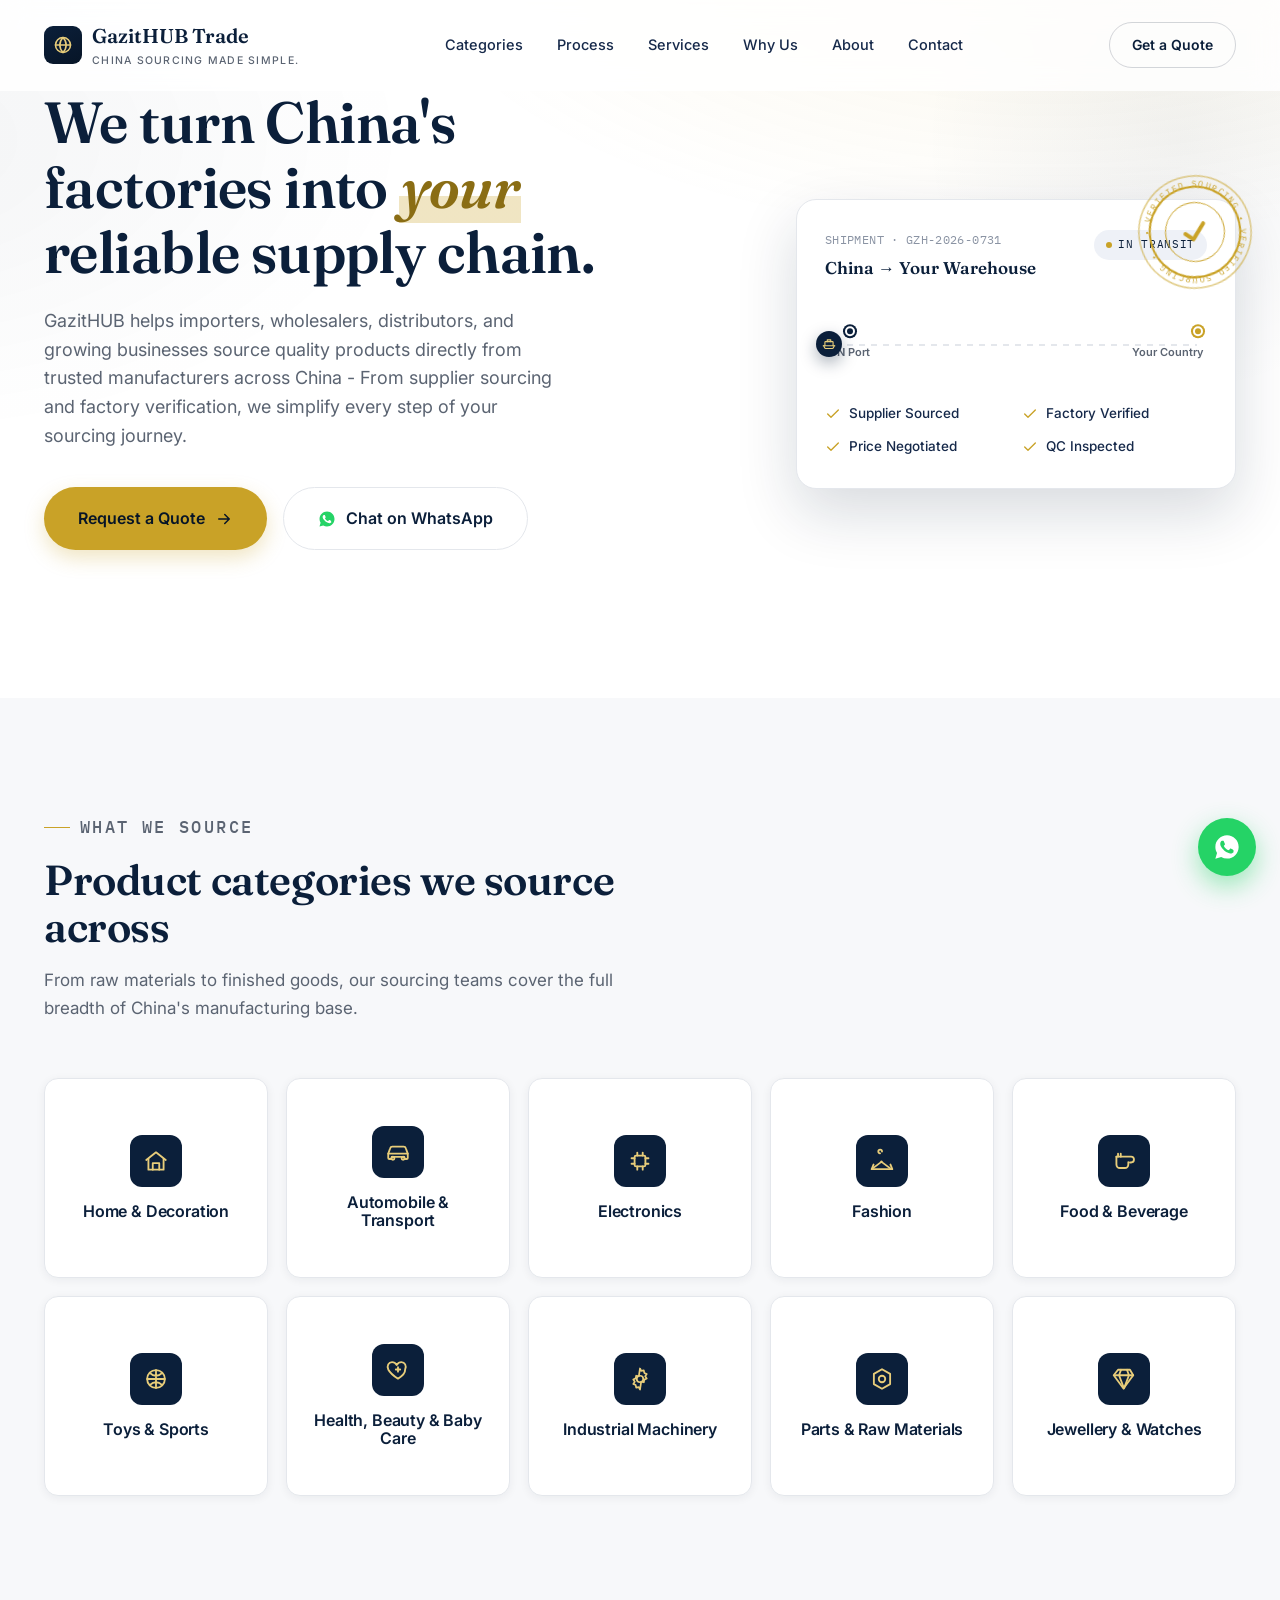
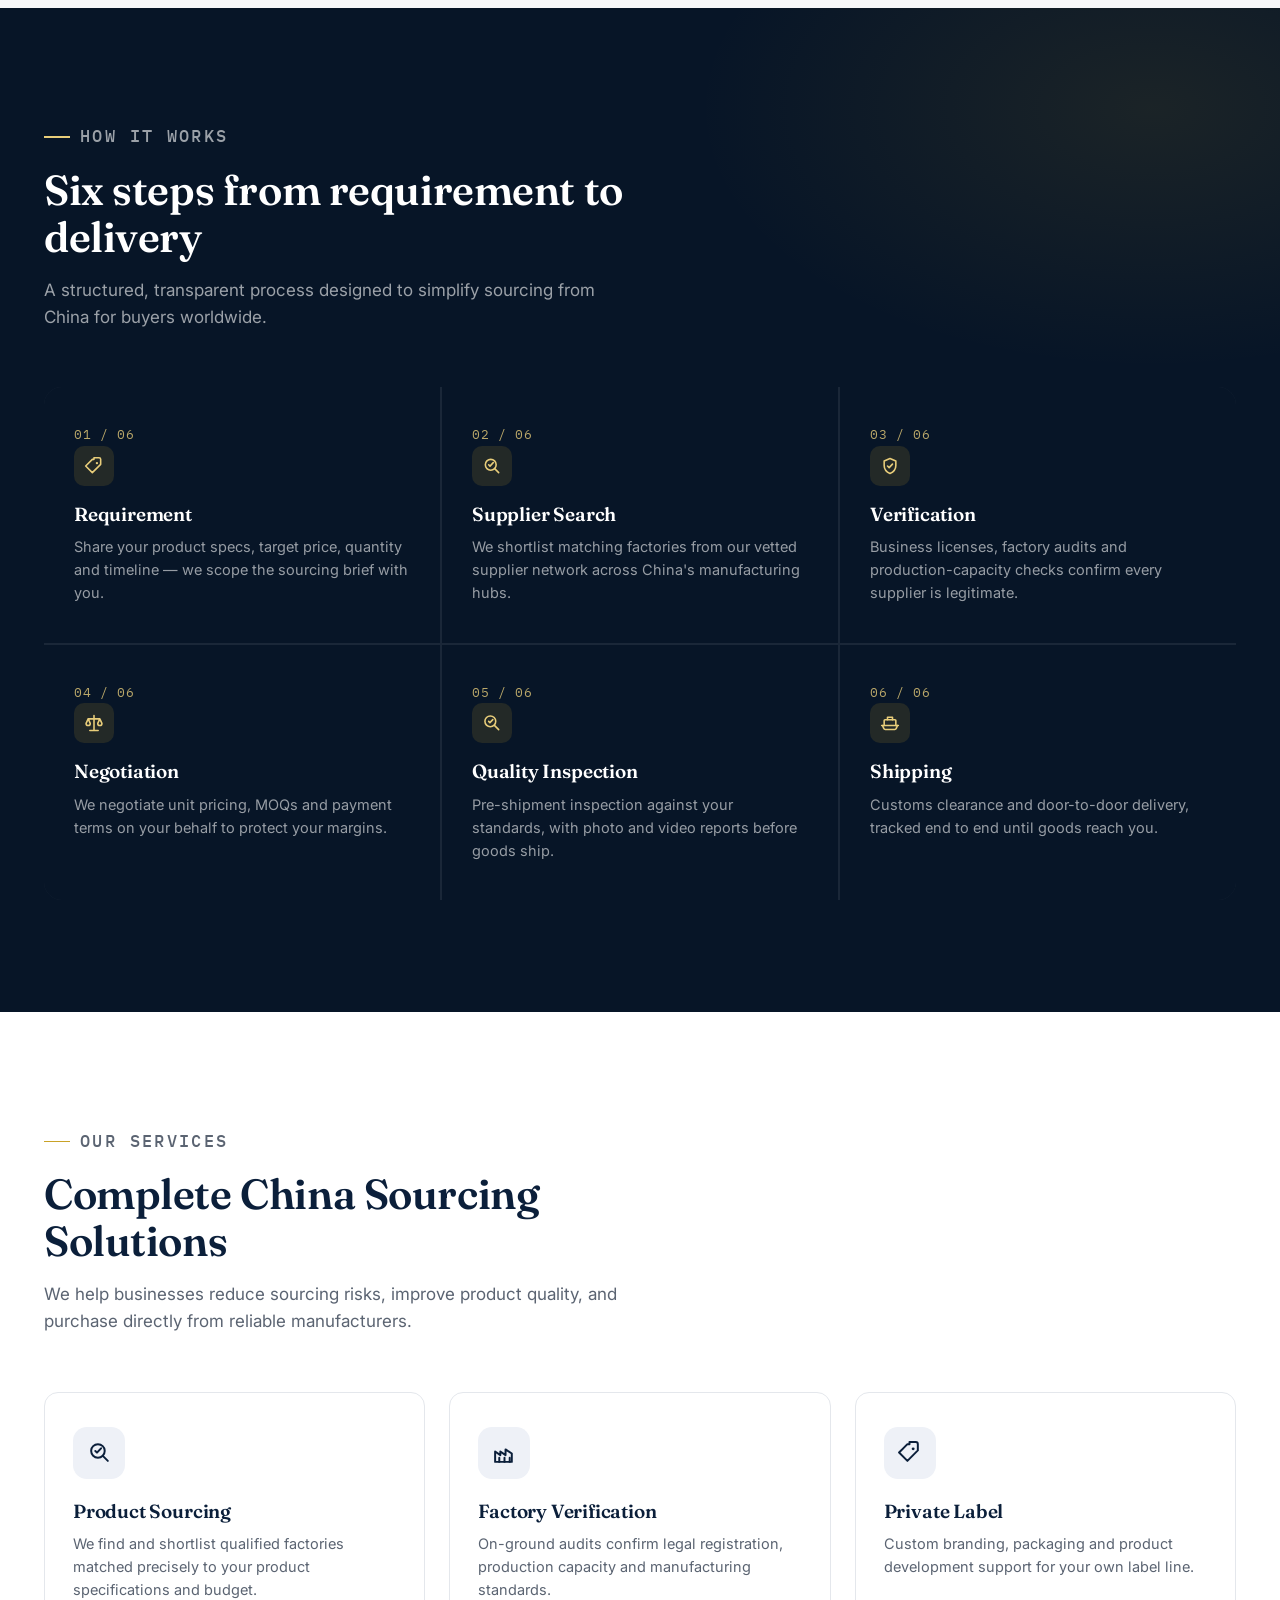
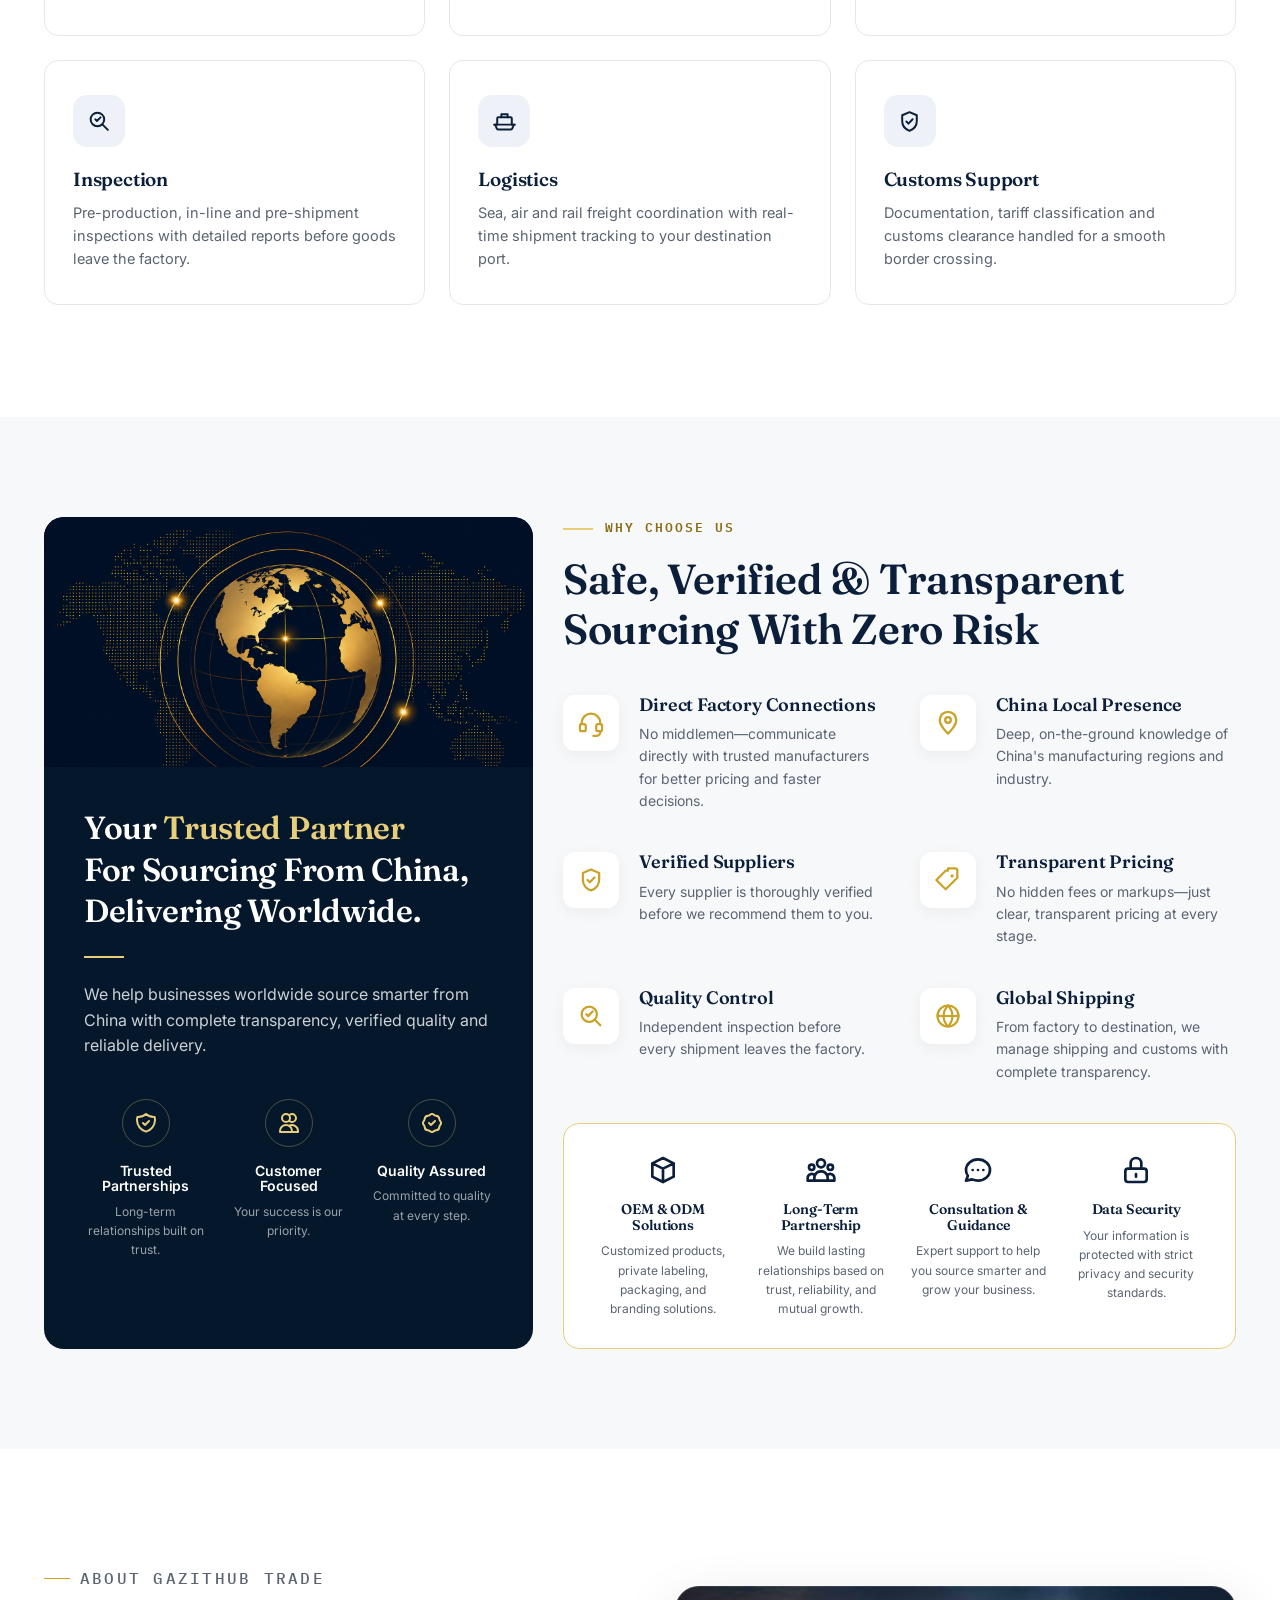
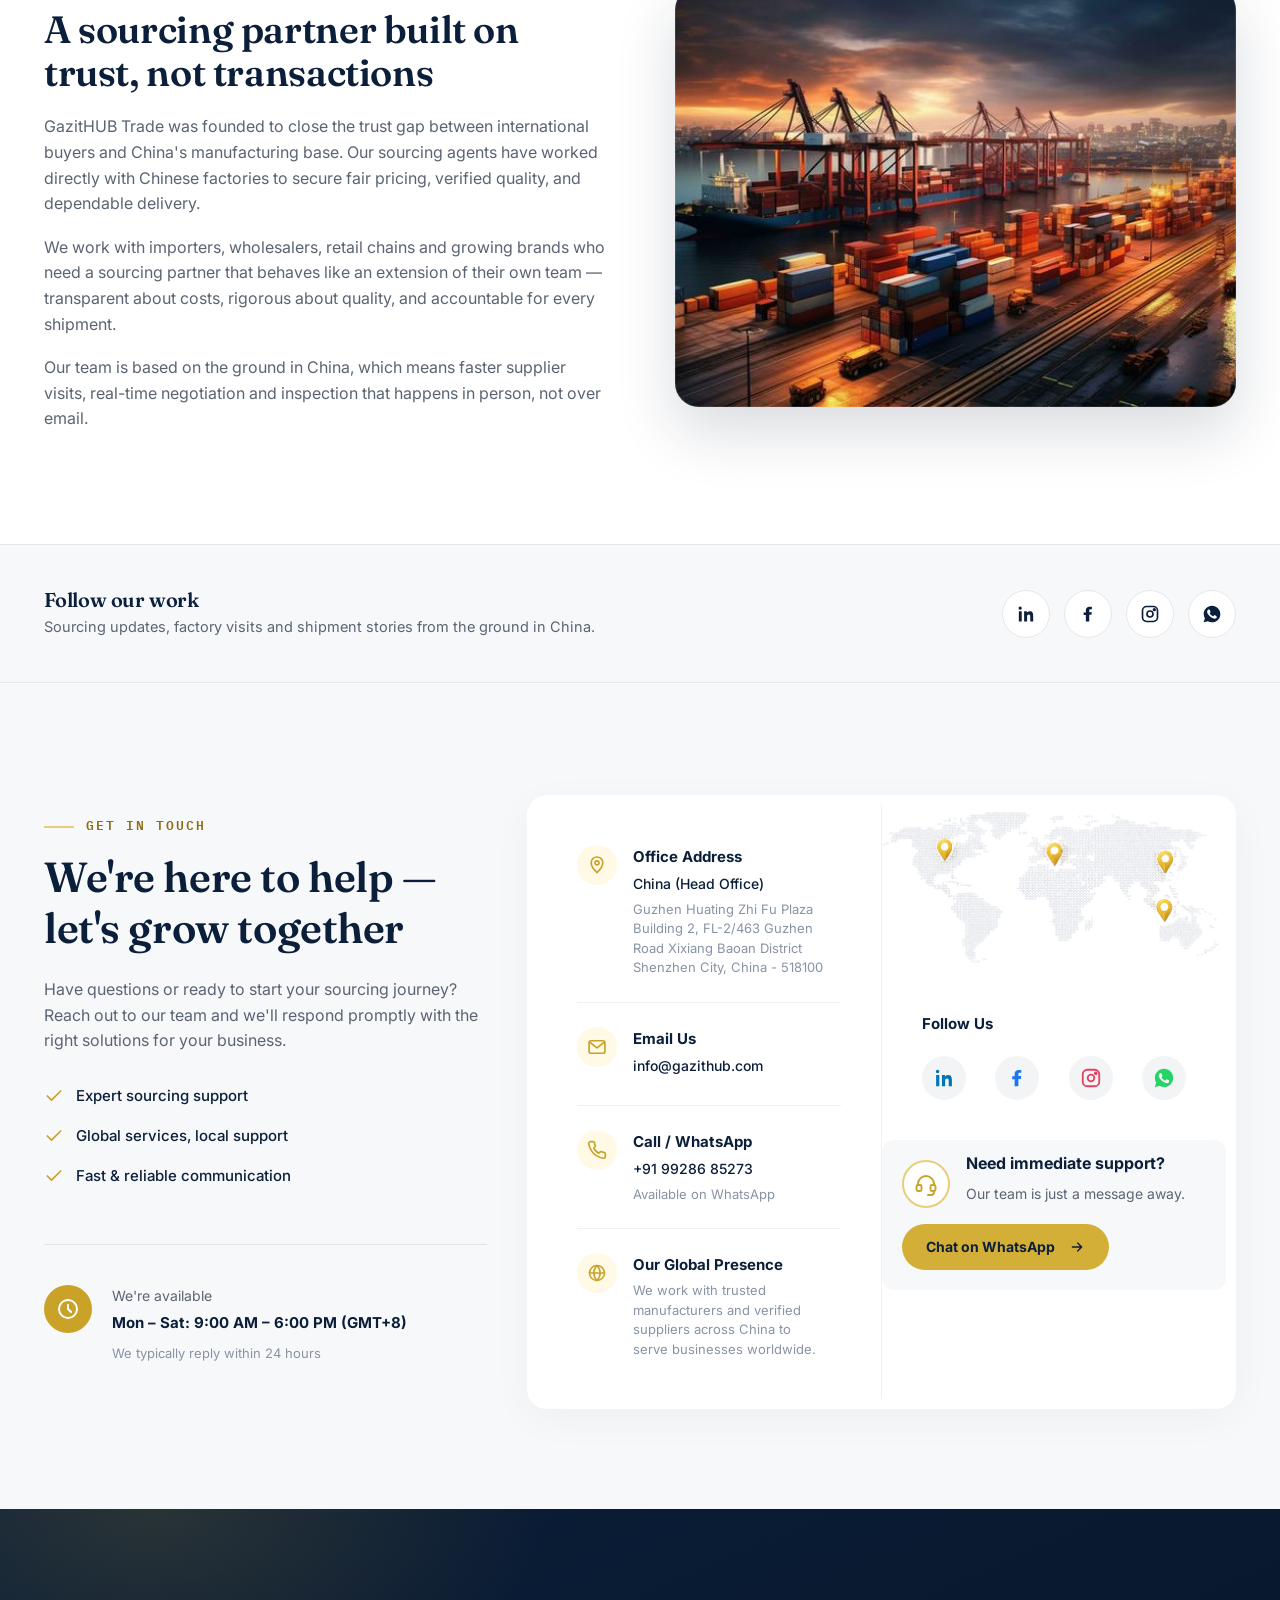
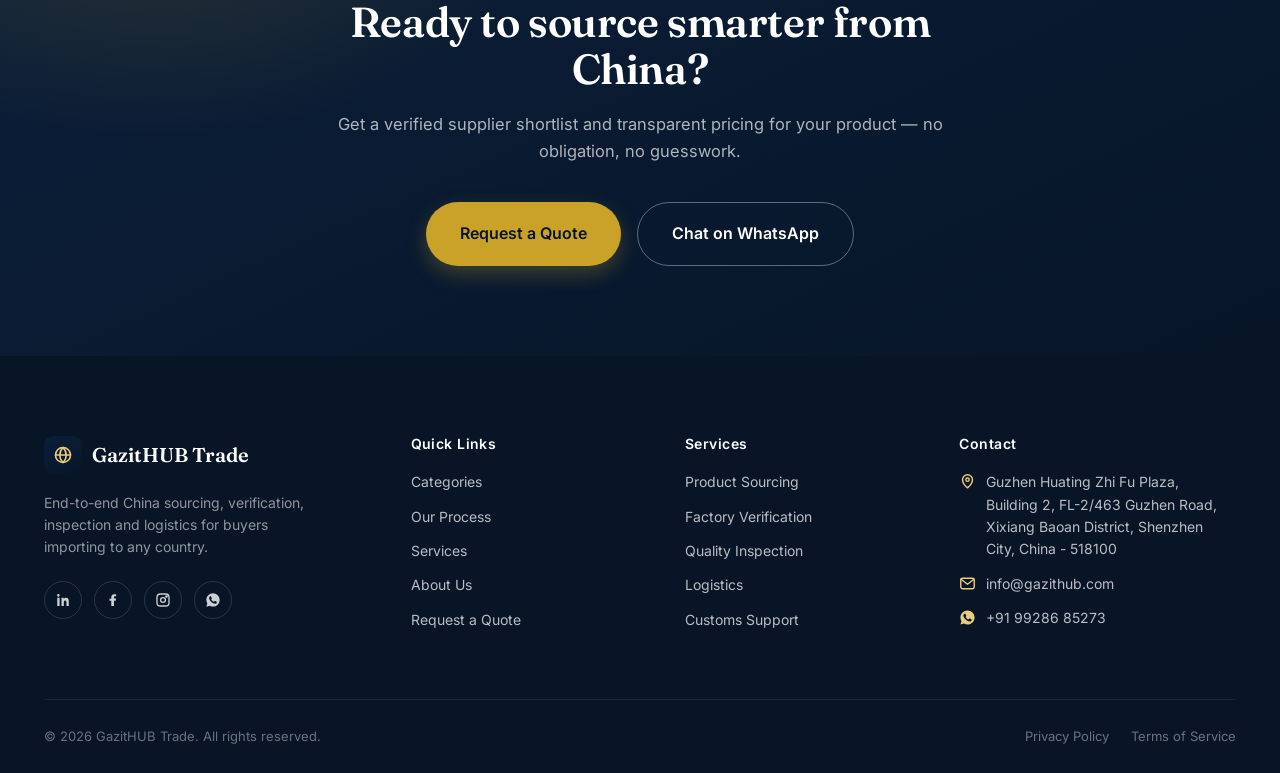
<file: index.html>
<!DOCTYPE html>
<html lang="en">

<head>
  <meta charset="UTF-8">
  <meta name="viewport" content="width=device-width, initial-scale=1.0">
  <title>GazitHUB Trade | China Sourcing, Supplier Verification &amp; Import Solutions</title>
  <meta name="description"
    content="GazitHUB Trade helps international buyers import from China with confidence — supplier verification, price negotiation, quality inspection, shipping and customs support, backed by extensive on-the-ground sourcing experience.">
  <meta name="keywords"
    content="China sourcing agent, import from China, supplier verification, quality inspection China, sourcing company, China trading company, product sourcing agent">
  <meta name="author" content="GazitHUB Trade">
  <meta name="robots" content="index, follow">
  <link rel="canonical" href="https://www.gazithub.com/">

  <!-- Security -->
  <meta http-equiv="X-Content-Type-Options" content="nosniff">
  <meta http-equiv="X-Frame-Options" content="SAMEORIGIN">
  <meta http-equiv="Referrer-Policy" content="strict-origin-when-cross-origin">

  <!-- Open Graph -->
  <meta property="og:type" content="website">
  <meta property="og:site_name" content="GazitHUB Trade">
  <meta property="og:title" content="GazitHUB Trade | China Sourcing &amp; End-to-End Import Solutions">
  <meta property="og:description"
    content="GazitHUB Trade helps international buyers source from China with confidence — supplier verification, quality inspection, shipping and customs support.">
  <meta property="og:url" content="https://www.gazithub.com/">
  <meta property="og:image" content="https://www.gazithub.com/trade.jpg">
  <meta property="og:image:width" content="1200">
  <meta property="og:image:height" content="630">
  <meta property="og:locale" content="en_US">

  <!-- Twitter Cards -->
  <meta name="twitter:card" content="summary_large_image">
  <meta name="twitter:title" content="GazitHUB Trade | China Sourcing &amp; Import Solutions">
  <meta name="twitter:description"
    content="Source from China with confidence. Supplier verification, quality inspection, shipping and customs support for international buyers.">
  <meta name="twitter:image" content="https://www.gazithub.com/trade.jpg">

  <meta name="theme-color" content="#0B1F3A">

  <!-- Favicon -->
  <link rel="icon" type="image/svg+xml" href="favicon.svg">
  <link rel="icon" type="image/png" href="favicon.png" sizes="32x32">
  <link rel="apple-touch-icon" href="favicon.png">

  <!-- Non-render-blocking font loading -->
  <link rel="preconnect" href="https://fonts.googleapis.com">
  <link rel="preconnect" href="https://fonts.gstatic.com" crossorigin>
  <link
    href="https://fonts.googleapis.com/css2?family=Fraunces:ital,opsz,wght@0,9..144,500;0,9..144,600;0,9..144,700;1,9..144,500&amp;family=Inter:wght@400;500;600;700;800&amp;family=IBM+Plex+Mono:wght@400;500&amp;display=swap"
    rel="stylesheet" media="print" onload="this.media='all'">
  <noscript>
    <link
      href="https://fonts.googleapis.com/css2?family=Fraunces:ital,opsz,wght@0,9..144,500;0,9..144,600;0,9..144,700;1,9..144,500&family=Inter:wght@400;500;600;700;800&family=IBM+Plex+Mono:wght@400;500&display=swap"
      rel="stylesheet">
  </noscript>

  <!-- Structured Data (Schema.org) -->
  <script type="application/ld+json">
{
  "@context": "https://schema.org",
  "@type": "Organization",
  "name": "GazitHUB Trade",
  "url": "https://www.gazithub.com/",
  "logo": "https://www.gazithub.com/favicon.svg",
  "description": "China sourcing agent offering supplier verification, price negotiation, quality inspection, shipping and customs support for international buyers.",
  "foundingDate": "2013",
  "sameAs": [
    "https://www.linkedin.com/in/dayal-singh-rathore-0a515732",
    "https://www.facebook.com/share/14iQBQKWkpb",
    "https://www.instagram.com/gazithubs"
  ],
  "contactPoint": {
    "@type": "ContactPoint",
    "telephone": "+91-99286-85273",
    "contactType": "sales",
    "areaServed": "Worldwide",
    "availableLanguage": ["English"]
  }
}
</script>

  <link rel="stylesheet" href="style.css">
</head>

<body>

  <a href="#main" class="skip-link">Skip to main content</a>

  <!-- ============ ICON SPRITE ============ -->
  <svg style="display:none" aria-hidden="true">
    <defs>
      <g id="ic-check" stroke="currentColor" stroke-width="2" fill="none" stroke-linecap="round"
        stroke-linejoin="round">
        <path d="M20 6L9 17l-5-5" />
      </g>
      <g id="ic-arrow" stroke="currentColor" stroke-width="2" fill="none" stroke-linecap="round"
        stroke-linejoin="round">
        <path d="M5 12h14M13 6l6 6-6 6" />
      </g>
      <g id="ic-whatsapp" fill="currentColor">
        <path
          d="M12.02 2C6.5 2 2.03 6.46 2.03 11.98c0 1.87.5 3.62 1.44 5.14L2 22l5.02-1.44a9.97 9.97 0 004.99 1.34h.01c5.52 0 9.98-4.46 9.98-9.98C22 6.46 17.54 2 12.02 2zm5.86 14.1c-.25.7-1.43 1.35-1.98 1.42-.5.07-1.14.1-1.84-.11-.42-.13-.97-.32-1.66-.62-2.93-1.27-4.85-4.22-5-4.42-.15-.2-1.19-1.58-1.19-3.02 0-1.44.75-2.15 1.02-2.44.27-.29.6-.36.8-.36h.57c.18 0 .43-.02.66.5.25.6.85 2.06.92 2.21.07.15.11.32.02.52-.09.2-.14.32-.28.5-.14.17-.29.38-.42.51-.14.14-.28.29-.12.57.16.28.71 1.17 1.53 1.9 1.05.94 1.94 1.23 2.22 1.37.28.14.44.12.6-.07.16-.2.68-.79.86-1.06.18-.27.36-.22.6-.13.25.09 1.58.75 1.85.88.27.13.45.2.52.31.07.11.07.63-.18 1.32z" />
      </g>
      <g id="ic-linkedin" fill="currentColor">
        <path
          d="M6.94 5a1.94 1.94 0 11-3.88 0 1.94 1.94 0 013.88 0zM3.4 8.75h3.48V21H3.4V8.75zM9.75 8.75h3.34v1.68h.05c.47-.87 1.6-1.79 3.3-1.79 3.53 0 4.18 2.32 4.18 5.34V21h-3.48v-5.4c0-1.29-.02-2.94-1.79-2.94-1.8 0-2.07 1.4-2.07 2.85V21H9.75V8.75z" />
      </g>
      <g id="ic-facebook" fill="currentColor">
        <path
          d="M13.5 21v-8.02h2.69l.4-3.13h-3.09V7.85c0-.9.25-1.52 1.55-1.52h1.65V3.53C15.94 3.44 14.9 3.36 13.69 3.36c-2.53 0-4.26 1.54-4.26 4.37v2.42H6.73v3.13h2.7V21h4.07z" />
      </g>
      <g id="ic-instagram" stroke="currentColor" stroke-width="2" fill="none" stroke-linecap="round"
        stroke-linejoin="round">
        <rect x="3" y="3" width="18" height="18" rx="5" />
        <circle cx="12" cy="12" r="3.6" />
        <circle cx="17.2" cy="6.8" r="1" />
      </g>
      <g id="ic-youtube" fill="currentColor">
        <path
          d="M22 12s0-3.1-.4-4.6c-.22-.83-.87-1.48-1.7-1.7C18.4 5.3 12 5.3 12 5.3s-6.4 0-7.9.4c-.83.22-1.48.87-1.7 1.7C2 8.9 2 12 2 12s0 3.1.4 4.6c.22.83.87 1.48 1.7 1.7 1.5.4 7.9.4 7.9.4s6.4 0 7.9-.4c.83-.22 1.48-.87 1.7-1.7.4-1.5.4-4.6.4-4.6zM10 15V9l5.2 3-5.2 3z" />
      </g>
      <g id="ic-phone" stroke="currentColor" stroke-width="2" fill="none" stroke-linecap="round"
        stroke-linejoin="round">
        <path
          d="M22 16.9v3a2 2 0 01-2.2 2 19.8 19.8 0 01-8.6-3.1 19.5 19.5 0 01-6-6A19.8 19.8 0 012.1 4.2 2 2 0 014.1 2h3a2 2 0 012 1.72c.13.95.36 1.88.7 2.77a2 2 0 01-.45 2.11L8.1 9.9a16 16 0 006 6l1.3-1.27a2 2 0 012.11-.45c.9.34 1.83.57 2.77.7A2 2 0 0122 16.9z" />
      </g>
      <g id="ic-mail" stroke="currentColor" stroke-width="2" fill="none" stroke-linecap="round" stroke-linejoin="round">
        <rect x="2.5" y="4.5" width="19" height="15" rx="2.5" />
        <path d="M3 6l9 7 9-7" />
      </g>
      <g id="ic-pin" stroke="currentColor" stroke-width="2" fill="none" stroke-linecap="round" stroke-linejoin="round">
        <path d="M12 21s-7-6.1-7-11.6A7 7 0 0119 9.4C19 14.9 12 21 12 21z" />
        <circle cx="12" cy="9.4" r="2.4" />
      </g>
      <g id="ic-shield" stroke="currentColor" stroke-width="1.9" fill="none" stroke-linecap="round"
        stroke-linejoin="round">
        <path d="M12 3l7 3v5.5c0 4.6-3 7.9-7 9.5-4-1.6-7-4.9-7-9.5V6l7-3z" />
        <path d="M9 12l2 2 4-4.2" />
      </g>
      <g id="ic-search" stroke="currentColor" stroke-width="1.9" fill="none" stroke-linecap="round"
        stroke-linejoin="round">
        <circle cx="10.5" cy="10.5" r="6.5" />
        <path d="M20 20l-4.8-4.8" />
        <path d="M8 10.5l1.6 1.6L13.5 8" />
      </g>
      <g id="ic-scale" stroke="currentColor" stroke-width="1.9" fill="none" stroke-linecap="round"
        stroke-linejoin="round">
        <path
          d="M12 3v18M7 21h10M5 7h6M18 7h-6M5 7L2.5 12.5a2.5 2.5 0 005 0L5 7zM19 7l-2.5 5.5a2.5 2.5 0 005 0L19 7z" />
      </g>
      <g id="ic-inspect" stroke="currentColor" stroke-width="1.9" fill="none" stroke-linecap="round"
        stroke-linejoin="round">
        <circle cx="10" cy="10" r="6.5" />
        <path d="M20 20l-4.8-4.8" />
        <path d="M8 10l1.5 1.5L13 8" />
      </g>
      <g id="ic-ship" stroke="currentColor" stroke-width="1.9" fill="none" stroke-linecap="round"
        stroke-linejoin="round">
        <path d="M3 15l1.5 3.5c.3.7 1 1.2 1.8 1.2h11.4c.8 0 1.5-.5 1.8-1.2L21 15" />
        <path d="M5 15V9a1 1 0 011-1h12a1 1 0 011 1v6" />
        <path d="M9 8V5h6v3" />
        <path d="M2 15h20" />
      </g>
      <g id="ic-factory" stroke="currentColor" stroke-width="1.9" fill="none" stroke-linecap="round"
        stroke-linejoin="round">
        <path d="M3 21V11l5 3.5V11l5 3.5V9l6 4v8H3z" />
        <path d="M7 21v-4M12 21v-4M17 21v-4" />
      </g>
      <g id="ic-handshake" stroke="currentColor" stroke-width="1.9" fill="none" stroke-linecap="round"
        stroke-linejoin="round">
        <path d="M2 12l4-4 4 3 3-3 3 2 4-4" />
        <path d="M9 11l3 3-1.2 1.2a1.6 1.6 0 01-2.3 0L7 13.7" />
        <path d="M13 14l2 2-1 1a1.6 1.6 0 01-2.3 0" />
      </g>
      <g id="ic-tag" stroke="currentColor" stroke-width="1.9" fill="none" stroke-linecap="round"
        stroke-linejoin="round">
        <path d="M12 2h6a2 2 0 012 2v6L10 20 2 12 10 4h2z" />
        <circle cx="15.5" cy="8.5" r="1.4" fill="currentColor" stroke="none" />
      </g>
      <g id="ic-box" stroke="currentColor" stroke-width="1.9" fill="none" stroke-linecap="round"
        stroke-linejoin="round">
        <path d="M3 8l9-5 9 5-9 5-9-5z" />
        <path d="M3 8v9l9 5 9-5V8" />
        <path d="M12 13v9" />
      </g>
      <g id="ic-globe" stroke="currentColor" stroke-width="1.9" fill="none" stroke-linecap="round"
        stroke-linejoin="round">
        <circle cx="12" cy="12" r="9" />
        <path d="M3 12h18M12 3c2.5 2.6 3.8 5.7 3.8 9s-1.3 6.4-3.8 9c-2.5-2.6-3.8-5.7-3.8-9S9.5 5.6 12 3z" />
      </g>
      <g id="ic-headset" stroke="currentColor" stroke-width="1.9" fill="none" stroke-linecap="round"
        stroke-linejoin="round">
        <path d="M4 13v-1a8 8 0 0116 0v1" />
        <rect x="2.5" y="13" width="5" height="6" rx="1.5" />
        <rect x="16.5" y="13" width="5" height="6" rx="1.5" />
        <path d="M20 19v1a3 3 0 01-3 3h-3" />
      </g>
      <g id="ic-star" fill="currentColor">
        <path d="M12 2.5l2.9 6.4 6.9.7-5.2 4.7 1.5 6.8L12 17.8 5.9 21.1l1.5-6.8-5.2-4.7 6.9-.7L12 2.5z" />
      </g>
      <g id="ic-quote" fill="currentColor">
        <path
          d="M9.3 8C6.4 9.4 5 11.5 5 14.3c0 2.3 1.4 3.9 3.4 3.9 1.7 0 3-1.3 3-3 0-1.6-1.2-2.8-2.7-2.8-.2 0-.4 0-.6.1.2-1.6 1.3-2.9 3-3.7L9.3 8zm9 0c-2.9 1.4-4.3 3.5-4.3 6.3 0 2.3 1.4 3.9 3.4 3.9 1.7 0 3-1.3 3-3 0-1.6-1.2-2.8-2.7-2.8-.2 0-.4 0-.6.1.2-1.6 1.3-2.9 3-3.7L18.3 8z" />
      </g>
      <g id="ic-up" stroke="currentColor" stroke-width="2" fill="none" stroke-linecap="round" stroke-linejoin="round">
        <path d="M12 19V5M6 11l6-6 6 6" />
      </g>
      <g id="ic-time" stroke="currentColor" stroke-width="1.9" fill="none" stroke-linecap="round"
        stroke-linejoin="round">
        <circle cx="12" cy="12" r="9" />
        <path d="M12 7v5l3.5 2" />
      </g>
      <!-- Category icons -->
      <g id="cat-home" stroke="currentColor" stroke-width="1.7" fill="none" stroke-linecap="round"
        stroke-linejoin="round">
        <path d="M3 11l9-7 9 7" />
        <path d="M5 10v10h14V10" />
        <path d="M9 20v-6h6v6" />
      </g>
      <g id="cat-kitchen" stroke="currentColor" stroke-width="1.7" fill="none" stroke-linecap="round"
        stroke-linejoin="round">
        <path d="M4 9.5h16" />
        <path d="M5 9.5v8.5a2 2 0 002 2h10a2 2 0 002-2V9.5" />
        <path d="M9 9.5V6.8A3 3 0 0112 4a3 3 0 013 2.8v2.7" />
      </g>
      <g id="cat-auto" stroke="currentColor" stroke-width="1.7" fill="none" stroke-linecap="round"
        stroke-linejoin="round">
        <path d="M3 13.5l1.8-5a2 2 0 011.9-1.4h10.6a2 2 0 011.9 1.4l1.8 5" />
        <path d="M3 13.5h18v4a1 1 0 01-1 1h-1.2a1 1 0 01-1-1v-1H6.2v1a1 1 0 01-1 1H4a1 1 0 01-1-1v-4z" />
        <circle cx="7.3" cy="17.8" r="1.4" />
        <circle cx="16.7" cy="17.8" r="1.4" />
      </g>
      <g id="cat-electronics" stroke="currentColor" stroke-width="1.7" fill="none" stroke-linecap="round"
        stroke-linejoin="round">
        <rect x="7" y="7" width="10" height="10" rx="1.4" />
        <path d="M9.5 7V4.2M14.5 7V4.2M9.5 20v-3M14.5 20v-3M4.2 9.5H7M4.2 14.5H7M17 9.5h2.8M17 14.5h2.8" />
      </g>
      <g id="cat-fashion" stroke="currentColor" stroke-width="1.7" fill="none" stroke-linecap="round"
        stroke-linejoin="round">
        <path d="M12 3.2a1.7 1.7 0 10-1.8 1.7" />
        <path d="M2.5 19.5l8-6 1-1.1 1 1.1 8 6" />
        <path d="M4.2 15.3L2.5 19.5h19l-1.7-4.2" />
      </g>
      <g id="cat-food" stroke="currentColor" stroke-width="1.7" fill="none" stroke-linecap="round"
        stroke-linejoin="round">
        <path d="M5 8h13.5a2.7 2.7 0 010 5.4h-1" />
        <path d="M5 8v7.3A3.2 3.2 0 008.2 18.5h4.6A3.2 3.2 0 0016 15.3V13" />
        <path d="M6.5 8V5.3M9 8V5.3" />
      </g>
      <g id="cat-gift" stroke="currentColor" stroke-width="1.7" fill="none" stroke-linecap="round"
        stroke-linejoin="round">
        <rect x="4" y="9.3" width="16" height="11" rx="1" />
        <path d="M4 13.3h16" />
        <path d="M12 9.3v11" />
        <path d="M12 9.3c-1.6 0-3.2-1-3.2-2.6S10.3 4.6 12 6.6c0-2 1.6-3.4 3.2-2.6s.7 5.3-3.2 5.3z" />
      </g>
      <g id="cat-toys" stroke="currentColor" stroke-width="1.7" fill="none" stroke-linecap="round"
        stroke-linejoin="round">
        <circle cx="12" cy="12" r="8.2" />
        <path d="M4 12h16M12 3.8v16.4M6.8 6.8c2.8 2.9 7.6 2.9 10.4 0M6.8 17.2c2.8-2.9 7.6-2.9 10.4 0" />
      </g>
      <g id="cat-health" stroke="currentColor" stroke-width="1.7" fill="none" stroke-linecap="round"
        stroke-linejoin="round">
        <path
          d="M12 20s-6.8-4.3-9-8.5C1.5 8 3.3 4.8 6.5 4.8c1.9 0 3.3 1.1 4.3 2.6 1-1.5 2.4-2.6 4.3-2.6 3.2 0 5 3.2 3.5 6.7C18.8 15.7 12 20 12 20z" />
        <path d="M12 9.5v4M10 11.5h4" />
      </g>
      <g id="cat-machinery" stroke="currentColor" stroke-width="1.6" fill="none" stroke-linecap="round"
        stroke-linejoin="round">
        <path
          d="M12 2.3l1.1 2.2 2.4-.5.5 2.4 2.2 1.1-1.4 2 1.4 2-2.2 1.1-.5 2.4-2.4-.5L12 21.7l-1.1-2.2-2.4.5-.5-2.4-2.2-1.1 1.4-2-1.4-2 2.2-1.1.5-2.4 2.4.5L12 2.3z" />
        <circle cx="12" cy="12" r="3" />
      </g>
      <g id="cat-parts" stroke="currentColor" stroke-width="1.7" fill="none" stroke-linecap="round"
        stroke-linejoin="round">
        <path d="M12 3l7.5 4.3v9.4L12 21l-7.5-4.3V7.3L12 3z" />
        <circle cx="12" cy="12" r="3" />
      </g>
      <g id="cat-jewellery" stroke="currentColor" stroke-width="1.7" fill="none" stroke-linecap="round"
        stroke-linejoin="round">
        <path d="M6.5 3.5h11l3 5-9 12.2-9-12.2z" />
        <path d="M3.5 8.5h17M9.3 3.5L7.4 8.5l4.6 12.2 4.6-12.2-1.9-5" />
      </g>
      <g id="cat-printing" stroke="currentColor" stroke-width="1.7" fill="none" stroke-linecap="round"
        stroke-linejoin="round">
        <rect x="5" y="8.2" width="14" height="7" rx="1.2" />
        <path d="M7.2 8.2V4.3h9.6v3.9" />
        <path d="M7.2 15v4.7h9.6V15" />
      </g>
      <g id="cat-stationery" stroke="currentColor" stroke-width="1.7" fill="none" stroke-linecap="round"
        stroke-linejoin="round">
        <path d="M4 20l1-4.2L15.8 5 19 8.2 8.2 19 4 20z" />
        <path d="M13.2 6.8l3 3" />
      </g>
    </defs>
  </svg>

  <!-- ============ HEADER ============ -->
  <header id="siteHeader">
    <div class="nav-inner">
      <a href="#main" class="logo" aria-label="GazitHUB Trade home">
        <span class="mark"><svg viewBox="0 0 24 24" aria-hidden="true">
            <use href="#ic-globe" />
          </svg></span>
        <span>GazitHUB Trade<small>China Sourcing Made Simple.</small></span>
      </a>
      <nav class="nav-links" id="navLinks" aria-label="Primary">
        <a href="#categories">Categories</a>
        <a href="#process">Process</a>
        <a href="#services">Services</a>
        <a href="#why">Why Us</a>
        <a href="#about">About</a>
        <a href="#contact">Contact</a>
      </nav>
      <div class="nav-cta">
        <a href="#contact" class="btn btn-outline" style="padding:11px 22px;font-size:14px;">Get a Quote</a>
        <button class="hamburger" id="hamburgerBtn" aria-label="Open menu" aria-expanded="false"
          aria-controls="navLinks"><span></span></button>
      </div>
    </div>
  </header>

  <main id="main">

    <!-- ============ HERO ============ -->
    <section class="hero" aria-label="Introduction">
      <div class="hero-blob" aria-hidden="true"></div>
      <div class="container hero-grid">
        <div class="hero-copy" data-animate>
          <h1>We turn China's factories into <em>your</em> reliable supply chain.</h1>
          <p class="lead">GazitHUB helps importers, wholesalers, distributors, and growing businesses source quality
            products directly from trusted manufacturers across China - From supplier sourcing and factory verification,
            we simplify every step of your sourcing journey.</p>
          <div class="hero-actions">
            <a href="#contact" class="btn btn-gold btn-lg">Request a Quote <svg viewBox="0 0 24 24">
                <use href="#ic-arrow" />
              </svg></a>
            <a href="https://wa.me/+919928685273" class="btn btn-whatsapp btn-lg" target="_blank" rel="noopener">
              <svg viewBox="0 0 24 24">
                <use href="#ic-whatsapp" />
              </svg> Chat on WhatsApp
            </a>
          </div>
        </div>

        <div class="hero-visual" data-animate>
          <div class="stamp" aria-hidden="true">
            <svg viewBox="0 0 120 120">
              <defs>
                <path id="stampCircle" d="M60,60 m-46,0 a46,46 0 1,1 92,0 a46,46 0 1,1 -92,0" />
              </defs>
              <circle cx="60" cy="60" r="57" fill="none" stroke="#C9A227" stroke-width="1.5" opacity="0.55" />
              <circle cx="60" cy="60" r="46" fill="none" stroke="#C9A227" stroke-width="2" />
              <circle cx="60" cy="60" r="30" fill="none" stroke="#C9A227" stroke-width="1" />
              <text font-family="IBM Plex Mono, monospace" font-size="8.6" letter-spacing="1.5" fill="#C9A227">
                <textPath href="#stampCircle" startOffset="2%"> • VERIFIED SOURCING • VERIFIED SOURCING • </textPath>
              </text>
              <g transform="translate(60,60)">
                <path d="M-10 0l7 7 13-14" fill="none" stroke="#C9A227" stroke-width="4" stroke-linecap="round"
                  stroke-linejoin="round" />
              </g>
            </svg>
          </div>
          <div class="tracker-card">
            <div class="tracker-top">
              <div>
                <div class="id">SHIPMENT · GZH-2026-0731</div>
                <div class="title">China → Your Warehouse</div>
              </div>
              <div class="status-pill"><span class="dot"></span> In Transit</div>
            </div>
            <div class="route" aria-hidden="true">
              <div class="line"></div>
              <div class="pt origin"><span class="dotmark"></span><span class="city">CN Port</span></div>
              <div class="pt dest"><span class="dotmark"></span><span class="city">Your Country</span></div>
              <div class="mover"><svg viewBox="0 0 24 24">
                  <use href="#ic-ship" />
                </svg></div>
            </div>
            <ul class="checklist">
              <li><svg viewBox="0 0 24 24">
                  <use href="#ic-check" />
                </svg> Supplier Sourced</li>
              <li><svg viewBox="0 0 24 24">
                  <use href="#ic-check" />
                </svg> Factory Verified</li>
              <li><svg viewBox="0 0 24 24">
                  <use href="#ic-check" />
                </svg> Price Negotiated</li>
              <li><svg viewBox="0 0 24 24">
                  <use href="#ic-check" />
                </svg> QC Inspected</li>
            </ul>
          </div>
        </div>
      </div>
    </section>

    <!-- ============ TRUST STRIP ============ -->

    <!-- ============ CATEGORIES ============ -->
    <section id="categories" class="section-pad" style="background:var(--bg-alt);">
      <div class="container">
        <div class="section-head" data-animate>
          <p class="eyebrow">What We Source</p>
          <h2>Product categories we source across</h2>
          <p>From raw materials to finished goods, our sourcing teams cover the full breadth of China's manufacturing
            base.</p>
        </div>
        <div class="cat-grid" data-animate>
          <div class="cat-card">
            <div class="cat-card-inner">
              <div class="cat-card-front">
                <div class="cat-icon"><svg viewBox="0 0 24 24">
                    <use href="#cat-home" />
                  </svg></div>
                <h3>Home &amp; Decoration</h3>
              </div>
              <div class="cat-card-back">
                <h3>Home &amp; Decoration</h3>
                <span>Furnishing, decor &amp; interior goods</span>
              </div>
            </div>
          </div>

          <div class="cat-card">
            <div class="cat-card-inner">
              <div class="cat-card-front">
                <div class="cat-icon"><svg viewBox="0 0 24 24">
                    <use href="#cat-auto" />
                  </svg></div>
                <h3>Automobile &amp; Transport</h3>
              </div>
              <div class="cat-card-back">
                <h3>Automobile &amp; Transport</h3>
                <span>Auto parts &amp; accessories</span>
              </div>
            </div>
          </div>

          <div class="cat-card">
            <div class="cat-card-inner">
              <div class="cat-card-front">
                <div class="cat-icon"><svg viewBox="0 0 24 24">
                    <use href="#cat-electronics" />
                  </svg></div>
                <h3>Electronics</h3>
              </div>
              <div class="cat-card-back">
                <h3>Electronics</h3>
                <span>Consumer &amp; Industrial Electronics, Solar Products, LED Light</span>
              </div>
            </div>
          </div>

          <div class="cat-card">
            <div class="cat-card-inner">
              <div class="cat-card-front">
                <div class="cat-icon"><svg viewBox="0 0 24 24">
                    <use href="#cat-fashion" />
                  </svg></div>
                <h3>Fashion</h3>
              </div>
              <div class="cat-card-back">
                <h3>Fashion</h3>
                <span>Apparel, footwear &amp; accessories</span>
              </div>
            </div>
          </div>

          <div class="cat-card">
            <div class="cat-card-inner">
              <div class="cat-card-front">
                <div class="cat-icon"><svg viewBox="0 0 24 24">
                    <use href="#cat-food" />
                  </svg></div>
                <h3>Food &amp; Beverage</h3>
              </div>
              <div class="cat-card-back">
                <h3>Food &amp; Beverage</h3>
                <span>Packaged food &amp; drinkware</span>
              </div>
            </div>
          </div>

          <div class="cat-card">
            <div class="cat-card-inner">
              <div class="cat-card-front">
                <div class="cat-icon"><svg viewBox="0 0 24 24">
                    <use href="#cat-toys" />
                  </svg></div>
                <h3>Toys &amp; Sports</h3>
              </div>
              <div class="cat-card-back">
                <h3>Toys &amp; Sports</h3>
                <span>Toys, games &amp; sporting goods</span>
              </div>
            </div>
          </div>

          <div class="cat-card">
            <div class="cat-card-inner">
              <div class="cat-card-front">
                <div class="cat-icon"><svg viewBox="0 0 24 24">
                    <use href="#cat-health" />
                  </svg></div>
                <h3>Health, Beauty &amp; Baby Care</h3>
              </div>
              <div class="cat-card-back">
                <h3>Health, Beauty &amp; Baby Care</h3>
                <span>Personal care &amp; baby products</span>
              </div>
            </div>
          </div>

          <div class="cat-card">
            <div class="cat-card-inner">
              <div class="cat-card-front">
                <div class="cat-icon"><svg viewBox="0 0 24 24">
                    <use href="#cat-machinery" />
                  </svg></div>
                <h3>Industrial Machinery</h3>
              </div>
              <div class="cat-card-back">
                <h3>Industrial Machinery</h3>
                <span>Equipment &amp; production lines</span>
              </div>
            </div>
          </div>

          <div class="cat-card">
            <div class="cat-card-inner">
              <div class="cat-card-front">
                <div class="cat-icon"><svg viewBox="0 0 24 24">
                    <use href="#cat-parts" />
                  </svg></div>
                <h3>Parts &amp; Raw Materials</h3>
              </div>
              <div class="cat-card-back">
                <h3>Parts &amp; Raw Materials</h3>
                <span>Components &amp; base materials</span>
              </div>
            </div>
          </div>

          <div class="cat-card">
            <div class="cat-card-inner">
              <div class="cat-card-front">
                <div class="cat-icon"><svg viewBox="0 0 24 24">
                    <use href="#cat-jewellery" />
                  </svg></div>
                <h3>Jewellery &amp; Watches</h3>
              </div>
              <div class="cat-card-back">
                <h3>Jewellery &amp; Watches</h3>
                <span>Fine &amp; fashion jewellery</span>
              </div>
            </div>
          </div>


        </div>
      </div>
    </section>

    <!-- ============ PROCESS ============ -->
    <section id="process" class="section-pad process">
      <div class="container">
        <div class="section-head" data-animate>
          <p class="eyebrow">How It Works</p>
          <h2>Six steps from requirement to delivery</h2>
          <p>A structured, transparent process designed to simplify sourcing from China for buyers worldwide.</p>
        </div>
        <div class="steps" data-animate>
          <div class="step">
            <div class="num">01 / 06</div>
            <div class="step-icon"><svg viewBox="0 0 24 24">
                <use href="#ic-tag" />
              </svg></div>
            <h3>Requirement</h3>
            <p>Share your product specs, target price, quantity and timeline — we scope the sourcing brief with you.</p>
          </div>
          <div class="step">
            <div class="num">02 / 06</div>
            <div class="step-icon"><svg viewBox="0 0 24 24">
                <use href="#ic-search" />
              </svg></div>
            <h3>Supplier Search</h3>
            <p>We shortlist matching factories from our vetted supplier network across China's manufacturing hubs.</p>
          </div>
          <div class="step">
            <div class="num">03 / 06</div>
            <div class="step-icon"><svg viewBox="0 0 24 24">
                <use href="#ic-shield" />
              </svg></div>
            <h3>Verification</h3>
            <p>Business licenses, factory audits and production-capacity checks confirm every supplier is legitimate.
            </p>
          </div>
          <div class="step">
            <div class="num">04 / 06</div>
            <div class="step-icon"><svg viewBox="0 0 24 24">
                <use href="#ic-scale" />
              </svg></div>
            <h3>Negotiation</h3>
            <p>We negotiate unit pricing, MOQs and payment terms on your behalf to protect your margins.</p>
          </div>
          <div class="step">
            <div class="num">05 / 06</div>
            <div class="step-icon"><svg viewBox="0 0 24 24">
                <use href="#ic-inspect" />
              </svg></div>
            <h3>Quality Inspection</h3>
            <p>Pre-shipment inspection against your standards, with photo and video reports before goods ship.</p>
          </div>
          <div class="step">
            <div class="num">06 / 06</div>
            <div class="step-icon"><svg viewBox="0 0 24 24">
                <use href="#ic-ship" />
              </svg></div>
            <h3>Shipping</h3>
            <p>Customs clearance and door-to-door delivery, tracked end to end until goods reach you.</p>
          </div>
        </div>
      </div>
    </section>

    <!-- ============ SERVICES ============ -->
    <section id="services" class="section-pad">
      <div class="container">
        <div class="section-head" data-animate>
          <p class="eyebrow">Our Services</p>
          <h2>Complete China Sourcing Solutions</h2>
          <p>We help businesses reduce sourcing risks, improve product quality, and purchase directly from reliable
            manufacturers.</p>
        </div>
        <div class="services-grid" data-animate>
          <div class="service-card">
            <div class="service-icon"><svg viewBox="0 0 24 24">
                <use href="#ic-search" />
              </svg></div>
            <h3>Product Sourcing</h3>
            <p>We find and shortlist qualified factories matched precisely to your product specifications and budget.
            </p>
          </div>
          <div class="service-card">
            <div class="service-icon"><svg viewBox="0 0 24 24">
                <use href="#ic-factory" />
              </svg></div>
            <h3>Factory Verification</h3>
            <p>On-ground audits confirm legal registration, production capacity and manufacturing standards.</p>
          </div>
          <div class="service-card">
            <div class="service-icon"><svg viewBox="0 0 24 24">
                <use href="#ic-tag" />
              </svg></div>
            <h3>Private Label</h3>
            <p>Custom branding, packaging and product development support for your own label line.</p>
          </div>
          <div class="service-card">
            <div class="service-icon"><svg viewBox="0 0 24 24">
                <use href="#ic-inspect" />
              </svg></div>
            <h3>Inspection</h3>
            <p>Pre-production, in-line and pre-shipment inspections with detailed reports before goods leave the
              factory.</p>
          </div>
          <div class="service-card">
            <div class="service-icon"><svg viewBox="0 0 24 24">
                <use href="#ic-ship" />
              </svg></div>
            <h3>Logistics</h3>
            <p>Sea, air and rail freight coordination with real-time shipment tracking to your destination port.</p>
          </div>
          <div class="service-card">
            <div class="service-icon"><svg viewBox="0 0 24 24">
                <use href="#ic-shield" />
              </svg></div>
            <h3>Customs Support</h3>
            <p>Documentation, tariff classification and customs clearance handled for a smooth border crossing.</p>
          </div>
        </div>
      </div>
    </section>

    <!-- ============ WHY CHOOSE US ============ -->
    <section id="why" class="why-section-new">
      <div class="why-new-container">
        <!-- Left Dark Panel -->
        <div class="why-left-panel" data-animate>
          <img src="media/globe.png" loading="lazy" alt="Global Sourcing" class="why-left-globe">
          <div class="why-left-content">
            <h2>Your <span style="color: #E8CD7A;">Trusted Partner</span><br>For Sourcing From China,<br>Delivering
              Worldwide.</h2>
            <div style="width: 40px; height: 2px; background: #E8CD7A; margin-bottom: 24px;"></div>
            <p>We help businesses worldwide source smarter from China with complete transparency, verified quality and
              reliable delivery.</p>
            <div class="why-left-stats">
              <div class="why-left-stat">
                <div class="ic"><svg fill="none" stroke="currentColor" viewBox="0 0 24 24">
                    <path stroke-linecap="round" stroke-linejoin="round" stroke-width="2"
                      d="M9 12l2 2 4-4m5.618-4.016A11.955 11.955 0 0112 2.944a11.955 11.955 0 01-8.618 3.04A12.02 12.02 0 003 9c0 5.591 3.824 10.29 9 11.622 5.176-1.332 9-6.03 9-11.622 0-1.042-.133-2.052-.382-3.016z">
                    </path>
                  </svg></div>
                <h4>Trusted Partnerships</h4>
                <p>Long-term relationships built on trust.</p>
              </div>
              <div class="why-left-stat">
                <div class="ic"><svg fill="none" stroke="currentColor" viewBox="0 0 24 24">
                    <path stroke-linecap="round" stroke-linejoin="round" stroke-width="2"
                      d="M12 4.354a4 4 0 110 5.292M15 21H3v-1a6 6 0 0112 0v1zm0 0h6v-1a6 6 0 00-9-5.197M13 7a4 4 0 11-8 0 4 4 0 018 0z">
                    </path>
                  </svg></div>
                <h4>Customer Focused</h4>
                <p>Your success is our priority.</p>
              </div>
              <div class="why-left-stat">
                <div class="ic"><svg fill="none" stroke="currentColor" viewBox="0 0 24 24">
                    <path stroke-linecap="round" stroke-linejoin="round" stroke-width="2"
                      d="M9 12l2 2 4-4M7.835 4.697a3.42 3.42 0 001.946-.806 3.42 3.42 0 014.438 0 3.42 3.42 0 001.946.806 3.42 3.42 0 013.138 3.138 3.42 3.42 0 00.806 1.946 3.42 3.42 0 010 4.438 3.42 3.42 0 00-.806 1.946 3.42 3.42 0 01-3.138 3.138 3.42 3.42 0 00-1.946.806 3.42 3.42 0 01-4.438 0 3.42 3.42 0 00-1.946-.806 3.42 3.42 0 01-3.138-3.138 3.42 3.42 0 00-.806-1.946 3.42 3.42 0 010-4.438 3.42 3.42 0 00.806-1.946 3.42 3.42 0 013.138-3.138z">
                    </path>
                  </svg></div>
                <h4>Quality Assured</h4>
                <p>Committed to quality at every step.</p>
              </div>
            </div>
          </div>
        </div>

        <!-- Right Light Panel -->
        <div class="why-right-panel" data-animate>
          <div class="why-right-header">
            <span class="eyebrow">Why Choose Us</span>
            <h2>Safe, Verified & Transparent<br>Sourcing With Zero Risk</h2>
          </div>

          <div class="why-right-grid">
            <div class="why-right-item">
              <div class="ic"><svg viewBox="0 0 24 24">
                  <use href="#ic-headset" />
                </svg></div>
              <div>
                <h4>Direct Factory Connections</h4>
                <p>No middlemen—communicate directly with trusted manufacturers for better pricing and faster decisions.
                </p>
              </div>
            </div>

            <div class="why-right-item">
              <div class="ic"><svg viewBox="0 0 24 24">
                  <use href="#ic-pin" />
                </svg></div>
              <div>
                <h4>China Local Presence</h4>
                <p>Deep, on-the-ground knowledge of China's manufacturing regions and industry.</p>
              </div>
            </div>
            <div class="why-right-item">
              <div class="ic"><svg viewBox="0 0 24 24">
                  <use href="#ic-shield" />
                </svg></div>
              <div>
                <h4>Verified Suppliers</h4>
                <p>Every supplier is thoroughly verified before we recommend them to you.</p>
              </div>
            </div>
            <div class="why-right-item">
              <div class="ic"><svg viewBox="0 0 24 24">
                  <use href="#ic-tag" />
                </svg></div>
              <div>
                <h4>Transparent Pricing</h4>
                <p>No hidden fees or markups—just clear, transparent pricing at every stage.</p>
              </div>
            </div>
            <div class="why-right-item">
              <div class="ic"><svg viewBox="0 0 24 24">
                  <use href="#ic-search" />
                </svg></div>
              <div>
                <h4>Quality Control</h4>
                <p>Independent inspection before every shipment leaves the factory.</p>
              </div>
            </div>
            <div class="why-right-item">
              <div class="ic"><svg viewBox="0 0 24 24">
                  <use href="#ic-globe" />
                </svg></div>
              <div>
                <h4>Global Shipping</h4>
                <p>From factory to destination, we manage shipping and customs with complete transparency.</p>
              </div>
            </div>

          </div>

          <div class="why-bottom-box">
            <div class="wb-item">
              <div class="ic"><svg fill="none" stroke="currentColor" viewBox="0 0 24 24">
                  <path stroke-linecap="round" stroke-linejoin="round" stroke-width="2"
                    d="M20 7l-8-4-8 4m16 0l-8 4m8-4v10l-8 4m0-10L4 7m8 4v10M4 7v10l8 4"></path>
                </svg></div>
              <h4>OEM & ODM Solutions</h4>
              <p>Customized products, private labeling, packaging, and branding solutions.</p>
            </div>
            <div class="wb-item">
              <div class="ic"><svg fill="none" stroke="currentColor" viewBox="0 0 24 24">
                  <path stroke-linecap="round" stroke-linejoin="round" stroke-width="2"
                    d="M17 20h5v-2a3 3 0 00-5.356-1.857M17 20H7m10 0v-2c0-.656-.126-1.283-.356-1.857M7 20H2v-2a3 3 0 015.356-1.857M7 20v-2c0-.656.126-1.283.356-1.857m0 0a5.002 5.002 0 019.288 0M15 7a3 3 0 11-6 0 3 3 0 016 0zm6 3a2 2 0 11-4 0 2 2 0 014 0zM7 10a2 2 0 11-4 0 2 2 0 014 0z">
                  </path>
                </svg></div>
              <h4>Long-Term Partnership</h4>
              <p>We build lasting relationships based on trust, reliability, and mutual growth.</p>
            </div>
            <div class="wb-item">
              <div class="ic"><svg fill="none" stroke="currentColor" viewBox="0 0 24 24">
                  <path stroke-linecap="round" stroke-linejoin="round" stroke-width="2"
                    d="M8 12h.01M12 12h.01M16 12h.01M21 12c0 4.418-4.03 8-9 8a9.863 9.863 0 01-4.255-.949L3 20l1.395-3.72C3.512 15.042 3 13.574 3 12c0-4.418 4.03-8 9-8s9 3.582 9 8z">
                  </path>
                </svg></div>
              <h4>Consultation & Guidance</h4>
              <p>Expert support to help you source smarter and grow your business.</p>
            </div>
            <div class="wb-item">
              <div class="ic"><svg fill="none" stroke="currentColor" viewBox="0 0 24 24">
                  <path stroke-linecap="round" stroke-linejoin="round" stroke-width="2"
                    d="M12 15v2m-6 4h12a2 2 0 002-2v-6a2 2 0 00-2-2H6a2 2 0 00-2 2v6a2 2 0 002 2zm10-10V7a4 4 0 00-8 0v4h8z">
                  </path>
                </svg></div>
              <h4>Data Security</h4>
              <p>Your information is protected with strict privacy and security standards.</p>
            </div>
          </div>
        </div>
      </div>
    </section>
    <!-- ============ ABOUT ============ -->
    <section id="about" class="section-pad">
      <div class="container">
        <div class="about-wrap">
          <div class="about-copy" data-animate>
            <p class="eyebrow">About GazitHUB Trade</p>
            <h2 style="font-size:clamp(26px,3.2vw,38px);margin-bottom:20px;">A sourcing partner built on trust, not
              transactions</h2>
            <p>GazitHUB Trade was founded to close the trust gap between international buyers and China's manufacturing
              base. Our sourcing agents have worked directly with Chinese factories to secure fair pricing, verified
              quality, and dependable delivery.</p>
            <p>We work with importers, wholesalers, retail chains and growing brands who need a sourcing partner that
              behaves like an extension of their own team — transparent about costs, rigorous about quality, and
              accountable for every shipment.</p>
            <p>Our team is based on the ground in China, which means faster supplier visits, real-time negotiation and
              inspection that happens in person, not over email.</p>
          </div>
          <div data-animate>
            <div class="about-image-wrapper">
              <img src="media/trade.jpg" alt="GazitHUB Trade Team">
            </div>
          </div>
        </div>
      </div>
    </section>

    <!-- ============ TESTIMONIALS ============ -->


    <!-- ============ SOCIAL ============ -->
    <section class="social-band" aria-label="Follow us">
      <div class="container social-inner">
        <div>
          <h3>Follow our work</h3>
          <p>Sourcing updates, factory visits and shipment stories from the ground in China.</p>
        </div>
        <div class="social-icons">
          <a href="https://www.linkedin.com/in/dayal-singh-rathore-0a515732?utm_source=share_via&utm_content=profile&utm_medium=member_ios"
            aria-label="LinkedIn" target="_blank" rel="noopener"><svg viewBox="0 0 24 24">
              <use href="#ic-linkedin" />
            </svg></a>
          <a href="https://www.facebook.com/share/14iQBQKWkpb/?mibextid=wwXIfr" aria-label="Facebook" target="_blank"
            rel="noopener"><svg viewBox="0 0 24 24">
              <use href="#ic-facebook" />
            </svg></a>
          <a href="https://www.instagram.com/gazithubs?igsh=MWx1bmlyMG12bWVnMQ%3D%3D&utm_source=qr"
            aria-label="Instagram" target="_blank" rel="noopener"><svg viewBox="0 0 24 24">
              <use href="#ic-instagram" />
            </svg></a>
          <a href="https://wa.me/+919928685273" class="wa" aria-label="WhatsApp" target="_blank" rel="noopener"><svg
              viewBox="0 0 24 24">
              <use href="#ic-whatsapp" />
            </svg></a>
        </div>
      </div>
    </section>

    <!-- ============ CONTACT ============ -->
    <section id="contact" class="section-pad contact-section" style="background:var(--bg-alt);">
      <div class="container">
        <div class="contact-wrap">

          <!-- Left side -->
          <div class="contact-left" data-animate>
            <p class="eyebrow">Get In Touch</p>
            <h2>We're here to help —<br>let's grow together</h2>
            <p class="contact-desc">Have questions or ready to start your sourcing journey? Reach out to our team and
              we'll respond promptly with the right solutions for your business.</p>

            <ul class="contact-points">
              <li><svg viewBox="0 0 24 24">
                  <use href="#ic-check" />
                </svg> Expert sourcing support</li>
              <li><svg viewBox="0 0 24 24">
                  <use href="#ic-check" />
                </svg> Global services, local support</li>
              <li><svg viewBox="0 0 24 24">
                  <use href="#ic-check" />
                </svg> Fast &amp; reliable communication</li>
            </ul>

            <div class="contact-availability">
              <div class="ic"><svg fill="none" stroke="currentColor" viewBox="0 0 24 24">
                  <path stroke-linecap="round" stroke-linejoin="round" stroke-width="2"
                    d="M12 8v4l3 3m6-3a9 9 0 11-18 0 9 9 0 0118 0z"></path>
                </svg></div>
              <div class="content">
                <span class="lbl">We're available</span>
                <span class="time">Mon – Sat: 9:00 AM – 6:00 PM (GMT+8)</span>
                <span class="note">We typically reply within 24 hours</span>
              </div>
            </div>
          </div>

          <!-- Right side (Card) -->
          <div class="contact-right" data-animate>
            <div class="contact-card">

              <div class="contact-card-top">

                <div class="cc-details">
                  <div class="cc-item">
                    <div class="ic"><svg viewBox="0 0 24 24">
                        <use href="#ic-pin" />
                      </svg></div>
                    <div class="content">
                      <span class="lbl">Office Address</span>
                      <span class="val">China (Head Office)</span>
                      <p>Guzhen Huating Zhi Fu Plaza<br>
                        Building 2, FL-2/463 Guzhen<br>
                        Road Xixiang Baoan District<br>
                        Shenzhen City, China - 518100
                    </div>
                  </div>

                  <div class="cc-item">
                    <div class="ic"><svg viewBox="0 0 24 24">
                        <use href="#ic-mail" />
                      </svg></div>
                    <div class="content">
                      <span class="lbl">Email Us</span>
                      <span class="val"><a href="mailto:info@gazithub.com">info@gazithub.com</a></span>
                    </div>
                  </div>

                  <div class="cc-item">
                    <div class="ic"><svg viewBox="0 0 24 24">
                        <use href="#ic-phone" />
                      </svg></div>
                    <div class="content">
                      <span class="lbl">Call / WhatsApp</span>
                      <span class="val"><a href="tel:+919928685273">+91 99286 85273</a></span>
                      <p>Available on WhatsApp</p>
                    </div>
                  </div>

                  <div class="cc-item">
                    <div class="ic"><svg viewBox="0 0 24 24">
                        <use href="#ic-globe" />
                      </svg></div>
                    <div class="content">
                      <span class="lbl">Our Global Presence</span>
                      <p>We work with trusted <br>manufacturers and verified <br>suppliers across China to <br>serve
                        businesses worldwide.</p>
                    </div>
                  </div>
                </div>
                <div class="cc-socials">

                  <img src="media/globe1.png" loading="lazy" alt="Global Presence" class="cc-map-img">

                  <div class="cc-visuals">
                    <span class="lbl">Follow Us</span>
                    <div class="social-grid">
                      <a href="https://www.linkedin.com/in/dayal-singh-rathore-0a515732" target="_blank"
                        class="soc-link">
                        <svg viewBox="0 0 24 24" style="color:#0077b5;">
                          <use href="#ic-linkedin" />
                        </svg>

                      </a>
                      <a href="https://www.facebook.com/share/14iQBQKWkpb" target="_blank" class="soc-link">
                        <svg viewBox="0 0 24 24" style="color:#1877f2;">
                          <use href="#ic-facebook" />
                        </svg>

                      </a>
                      <a href="https://www.instagram.com/gazithubs" target="_blank" class="soc-link">
                        <svg viewBox="0 0 24 24" style="color:#e4405f;">

                          <use href="#ic-instagram" />
                        </svg>
                      </a>

                      <a href="https://wa.me/+919928685273" target="_blank" class="soc-link">
                        <svg viewBox="0 0 24 24" style="color:#25d366;">
                          <use href="#ic-whatsapp" />
                        </svg>
                      </a>

                    </div>
                  </div>

                  <div class="contact-card-banner">
                    <div class="cb-left">
                      <div class="ic"><svg viewBox="0 0 24 24">
                          <use href="#ic-headset" />
                        </svg>
                      </div>
                      <div class="cb-text">
                        <span class="lbl">Need immediate support?</span>
                        <span class="note">Our team is just a message away.</span>
                      </div>
                    </div>
                    <a href="https://wa.me/+919928685273" class="btn btn-solid" target="_blank">Chat on WhatsApp <svg
                        viewBox="0 0 24 24" style="width:16px;height:16px;margin-left:4px;">
                        <use href="#ic-arrow" />
                      </svg></a>
                  </div>

                </div>
              </div>

            </div>
          </div>

        </div>
      </div>
    </section>
    <!-- ============ CTA BAND ============ -->
    <section class="cta-band" aria-label="Call to action">
      <div class="container cta-inner" data-animate>
        <h2>Ready to source smarter from China?</h2>
        <p>Get a verified supplier shortlist and transparent pricing for your product — no obligation, no guesswork.</p>
        <div class="cta-actions">
          <a href="#contact" class="btn btn-gold btn-lg">Request a Quote</a>
          <a href="https://wa.me/+919928685273" class="btn btn-outline btn-lg"
            style="border-color:rgba(255,255,255,0.35);color:#fff;" target="_blank" rel="noopener">Chat on WhatsApp</a>
        </div>
      </div>
    </section>

  </main>

  <!-- ============ FOOTER ============ -->
  <footer>
    <div class="container">
      <div class="footer-grid">
        <div class="footer-brand">
          <a href="#main" class="logo"><span class="mark"><svg viewBox="0 0 24 24">
                <use href="#ic-globe" />
              </svg></span><span>GazitHUB Trade</span></a>
          <p>End-to-end China sourcing, verification, inspection and logistics for buyers importing to any country.</p>
          <div class="footer-social">
            <a href="https://www.linkedin.com/in/dayal-singh-rathore-0a515732?utm_source=share_via&utm_content=profile&utm_medium=member_ios"
              aria-label="LinkedIn" target="_blank"><svg viewBox="0 0 24 24">
                <use href="#ic-linkedin" />
              </svg></a>
            <a href="https://www.facebook.com/share/14iQBQKWkpb/?mibextid=wwXIfr" aria-label="Facebook"
              target="_blank"><svg viewBox="0 0 24 24">
                <use href="#ic-facebook" />
              </svg></a>
            <a href="https://www.instagram.com/gazithubs?igsh=MWx1bmlyMG12bWVnMQ%3D%3D&utm_source=qr"
              aria-label="Instagram" target="_blank"><svg viewBox="0 0 24 24">
                <use href="#ic-instagram" />
              </svg></a>
            <a href="https://wa.me/+919928685273" aria-label="WhatsApp" target="_blank"><svg viewBox="0 0 24 24">
                <use href="#ic-whatsapp" />
              </svg></a>
          </div>
        </div>
        <div>
          <h4>Quick Links</h4>
          <ul>
            <li><a href="#categories">Categories</a></li>
            <li><a href="#process">Our Process</a></li>
            <li><a href="#services">Services</a></li>
            <li><a href="#about">About Us</a></li>
            <li><a href="#contact">Request a Quote</a></li>
          </ul>
        </div>
        <div>
          <h4>Services</h4>
          <ul>
            <li><a href="#services">Product Sourcing</a></li>
            <li><a href="#services">Factory Verification</a></li>
            <li><a href="#services">Quality Inspection</a></li>
            <li><a href="#services">Logistics</a></li>
            <li><a href="#services">Customs Support</a></li>
          </ul>
        </div>
        <div>
          <h4>Contact</h4>
          <ul class="footer-contact">
            <li>
              <svg viewBox="0 0 24 24">
                <use href="#ic-pin"></use>
              </svg>
              Guzhen Huating Zhi Fu Plaza,<br>
              Building 2, FL-2/463 Guzhen Road,<br>
              Xixiang Baoan District, Shenzhen<br>
              City, China - 518100
            </li>

            <li>
              <svg viewBox="0 0 24 24">
                <use href="#ic-mail"></use>
              </svg>
              info@gazithub.com
            </li>

            <li>
              <svg viewBox="0 0 24 24">
                <use href="#ic-whatsapp"></use>
              </svg>
              +91 99286 85273
            </li>
          </ul>
        </div>
      </div>
      <div class="footer-bottom">
        <p>© 2026 GazitHUB Trade. All rights reserved.</p>
        <div class="links">
          <a href="#">Privacy Policy</a>
          <a href="#">Terms of Service</a>
        </div>
      </div>
    </div>
  </footer>

  <a href="https://wa.me/+919928685273" class="fab-wa" aria-label="Chat on WhatsApp" target="_blank" rel="noopener"><svg
      viewBox="0 0 24 24">
      <use href="#ic-whatsapp" />
    </svg></a>
  <button class="fab-top" id="backToTop" aria-label="Back to top"><svg viewBox="0 0 24 24">
      <use href="#ic-up" />
    </svg></button>

  <script src="script.js"></script>
</body>

</html>
</file>
<file: style.css>
/* ============ RESET & BASE ============ */
    *,
    *::before,
    *::after {
      box-sizing: border-box;
      margin: 0;
      padding: 0;
    }

    :root {
      --navy: #0B1F3A;
      --navy-deep: #071527;
      --navy-soft: #16294A;
      --navy-tint: #EEF1F7;
      --gold: #C9A227;
      --gold-light: #E8CD7A;
      --gold-ink: #8A6D14;
      --bg: #FFFFFF;
      --bg-alt: #F7F8FA;
      --ink: #141B26;
      --slate: #5B6472;
      --slate-light: #8A93A3;
      --border: #E4E7EC;
      --whatsapp: #25D366;
      --radius: 14px;
      --shadow-sm: 0 2px 10px rgba(11, 31, 58, 0.06);
      --shadow-md: 0 12px 32px rgba(11, 31, 58, 0.10);
      --shadow-lg: 0 24px 60px rgba(11, 31, 58, 0.16);
      --ease: cubic-bezier(.22, 1, .36, 1);
    }

    html {
      scroll-behavior: smooth;
    }

    body {
      font-family: 'Inter', system-ui, -apple-system, sans-serif;
      color: var(--ink);
      background: var(--bg);
      line-height: 1.6;
      -webkit-font-smoothing: antialiased;
      overflow-x: hidden;
    }

    h1,
    h2,
    h3,
    h4 {
      font-family: 'Fraunces', Georgia, serif;
      font-weight: 600;
      color: var(--navy);
      line-height: 1.12;
      letter-spacing: -0.01em;
    }

    img,
    svg {
      display: block;
      max-width: 100%;
    }

    a {
      color: inherit;
      text-decoration: none;
    }

    ul {
      list-style: none;
    }

    button {
      font: inherit;
      cursor: pointer;
      border: none;
      background: none;
      color: inherit;
    }

    input,
    select,
    textarea {
      font: inherit;
      color: inherit;
    }

    section {
      scroll-margin-top: 88px;
    }

    .container {
      max-width: 1240px;
      margin: 0 auto;
      padding: 0 24px;
    }

    .eyebrow {
      font-family: 'IBM Plex Mono', monospace;
      font-size: 12.5px;
      letter-spacing: 0.14em;
      text-transform: uppercase;
      color: var(--gold-ink);
      font-weight: 500;
      display: inline-flex;
      align-items: center;
      gap: 10px;
      margin-bottom: 16px;
    }

    .eyebrow::before {
      content: "";
      width: 26px;
      height: 1.5px;
      background: var(--gold);
      display: inline-block;
    }

    .section-head {
      max-width: 680px;
      margin-bottom: 56px;
    }

    .section-head.center {
      margin-left: auto;
      margin-right: auto;
      text-align: center;
    }

    .section-head h2 {
      font-size: clamp(28px, 3.6vw, 42px);
      margin-bottom: 16px;
    }

    .section-head p {
      color: var(--slate);
      font-size: 17px;
      max-width: 600px;
    }

    .section-head.center p {
      margin: 0 auto;
    }

    .section-pad {
      padding: 112px 0;
    }

    @media(max-width:900px) {
      .section-pad {
        padding: 80px 0;
      }
    }

    /* Buttons */
    .btn {
      display: inline-flex;
      align-items: center;
      justify-content: center;
      gap: 10px;
      padding: 15px 28px;
      border-radius: 999px;
      font-weight: 600;
      font-size: 15px;
      transition: transform .3s var(--ease), box-shadow .3s var(--ease), background .3s var(--ease), color .3s var(--ease);
      white-space: nowrap;
    }

    .btn svg {
      width: 18px;
      height: 18px;
    }

    .btn-gold {
      background: var(--gold);
      color: var(--navy-deep);
      box-shadow: 0 8px 20px rgba(201, 162, 39, 0.28);
    }

    .btn-gold:hover {
      transform: translateY(-2px);
      box-shadow: 0 14px 28px rgba(201, 162, 39, 0.36);
    }

    .btn-outline {
      background: transparent;
      border: 1.5px solid rgba(11, 31, 58, 0.18);
      color: var(--navy);
    }

    .btn-outline:hover {
      border-color: var(--navy);
      background: var(--navy);
      color: #fff;
      transform: translateY(-2px);
    }

    .btn-whatsapp {
      background: #fff;
      border: 1.5px solid var(--border);
      color: var(--navy);
    }

    .btn-whatsapp svg {
      color: var(--whatsapp);
    }

    .btn-whatsapp:hover {
      border-color: var(--whatsapp);
      transform: translateY(-2px);
      box-shadow: var(--shadow-sm);
    }

    .btn-block {
      width: 100%;
    }

    .btn-lg {
      padding: 18px 34px;
      font-size: 16px;
    }

    /* Focus visibility */
    a:focus-visible,
    button:focus-visible,
    input:focus-visible,
    select:focus-visible,
    textarea:focus-visible {
      outline: 2.5px solid var(--gold);
      outline-offset: 3px;
      border-radius: 6px;
    }

    .skip-link {
      position: absolute;
      left: -999px;
      top: 0;
      background: var(--navy);
      color: #fff;
      padding: 14px 22px;
      z-index: 2000;
      border-radius: 0 0 8px 0;
    }

    .skip-link:focus {
      left: 0;
    }

    /* ============ HEADER ============ */
    header {
      position: fixed;
      top: 0;
      left: 0;
      right: 0;
      z-index: 1000;
      background: rgba(255, 255, 255, 0.82);
      backdrop-filter: blur(14px);
      -webkit-backdrop-filter: blur(14px);
      border-bottom: 1px solid transparent;
      transition: border-color .35s var(--ease), box-shadow .35s var(--ease), padding .3s var(--ease);
    }

    header.scrolled {
      border-bottom-color: var(--border);
      box-shadow: 0 4px 24px rgba(11, 31, 58, 0.06);
    }

    .nav-inner {
      display: flex;
      align-items: center;
      justify-content: space-between;
      padding: 20px 24px;
      max-width: 1240px;
      margin: 0 auto;
      transition: padding .3s var(--ease);
    }

    header.scrolled .nav-inner {
      padding: 14px 24px;
    }

    .logo {
      display: flex;
      align-items: center;
      gap: 10px;
      font-family: 'Fraunces', serif;
      font-weight: 600;
      font-size: 20px;
      color: var(--navy);
    }

    .logo .mark {
      width: 38px;
      height: 38px;
      border-radius: 9px;
      background: linear-gradient(155deg, var(--navy) 0%, var(--navy-deep) 100%);
      display: flex;
      align-items: center;
      justify-content: center;
      flex-shrink: 0;
      position: relative;
    }

    .logo .mark svg {
      width: 20px;
      height: 20px;
      color: var(--gold-light);
    }

    .logo small {
      display: block;
      font-family: 'Inter', sans-serif;
      font-weight: 500;
      font-size: 10.5px;
      letter-spacing: .12em;
      color: var(--slate);
      text-transform: uppercase;
      margin-top: 1px;
    }

    .nav-links {
      display: flex;
      align-items: center;
      gap: 34px;
    }

    .nav-links a {
      font-size: 14.5px;
      font-weight: 500;
      color: var(--navy-soft);
      position: relative;
      padding: 4px 0;
    }

    .nav-links a::after {
      content: "";
      position: absolute;
      left: 0;
      bottom: -2px;
      width: 0;
      height: 2px;
      background: var(--gold);
      transition: width .3s var(--ease);
    }

    .nav-links a:hover::after {
      width: 100%;
    }

    .nav-cta {
      display: flex;
      align-items: center;
      gap: 14px;
    }

    .hamburger {
      display: none;
      width: 42px;
      height: 42px;
      align-items: center;
      justify-content: center;
      border-radius: 10px;
    }

    .hamburger span,
    .hamburger::before,
    .hamburger::after {
      content: "";
      display: block;
      width: 20px;
      height: 2px;
      background: var(--navy);
      border-radius: 2px;
      transition: all .3s var(--ease);
    }

    .hamburger {
      flex-direction: column;
      gap: 5px;
    }

    .hamburger.active span {
      opacity: 0;
    }

    .hamburger.active::before {
      transform: translateY(7px) rotate(45deg);
    }

    .hamburger.active::after {
      transform: translateY(-7px) rotate(-45deg);
    }

    .hamburger.active::before,
    .hamburger.active::after {
      background: #fff;
    }

    @media(max-width:960px) {
      .nav-links {
        position: fixed;
        top: 0;
        left: 0;
        width: 100vw;
        height: 55vh;
        background: var(--navy-deep);
        flex-direction: column;
        justify-content: center;
        gap: 30px;
        transform: translateY(-100%);
        opacity: 0;
        transition: transform .45s var(--ease), opacity .3s ease;
        padding: 80px 40px 40px;
        border-bottom-left-radius: 32px;
        border-bottom-right-radius: 32px;
        box-shadow: 0 20px 40px rgba(7, 21, 39, 0.25);
      }

      .nav-links.open {
        transform: translateY(0);
        opacity: 1;
      }

      .nav-links a {
        color: #fff;
        font-size: 22px;
        font-family: 'Fraunces', serif;
      }

      .nav-links a::after {
        display: none;
      }

      .nav-cta .btn-outline {
        display: none;
      }

      .hamburger {
        display: flex;
        z-index: 1100;
      }
    }

    /* ============ HERO ============ */
    .hero {
      position: relative;
      padding: 90px 0 100px;
      background:
        radial-gradient(1100px 520px at 82% -10%, rgba(201, 162, 39, 0.10), transparent 60%),
        radial-gradient(900px 500px at -10% 20%, rgba(11, 31, 58, 0.05), transparent 60%),
        #fff;
      overflow: hidden;
    }

    .hero-grid {
      display: grid;
      grid-template-columns: 1.05fr 0.95fr;
      gap: 60px;
      align-items: center;
    }

    @media(max-width:1020px) {
      .hero-grid {
        grid-template-columns: 1fr;
        gap: 70px;
      }
    }

    .hero-copy h1 {
      font-size: clamp(34px, 4.6vw, 58px);
      margin-bottom: 22px;
    }

    .hero-copy h1 em {
      font-style: italic;
      color: var(--gold-ink);
      background: linear-gradient(180deg, transparent 62%, rgba(201, 162, 39, 0.28) 62%);
      padding: 0 2px;
    }

    .hero-copy p.lead {
      font-size: 18px;
      color: var(--slate);
      max-width: 520px;
      margin-bottom: 36px;
    }

    .hero-actions {
      display: flex;
      flex-wrap: wrap;
      gap: 16px;
      margin-bottom: 48px;
    }

    .trust-badges {
      display: flex;
      flex-wrap: wrap;
      gap: 28px 34px;
    }

    .trust-badge {
      display: flex;
      align-items: center;
      gap: 10px;
    }

    .trust-badge .num {
      font-family: 'Fraunces', serif;
      font-weight: 600;
      font-size: 22px;
      color: var(--navy);
    }

    .trust-badge .lbl {
      font-size: 12.5px;
      color: var(--slate);
      line-height: 1.3;
      max-width: 100px;
    }

    .trust-badge svg {
      width: 22px;
      height: 22px;
      color: var(--gold);
      flex-shrink: 0;
    }

    /* Hero visual: shipment tracker card + stamp */
    .hero-visual {
      position: relative;
    }

    .tracker-card {
      background: #fff;
      border: 1px solid var(--border);
      border-radius: 20px;
      box-shadow: var(--shadow-lg);
      padding: 30px 28px;
      position: relative;
      z-index: 2;
      max-width: 440px;
      margin-left: auto;
    }

    .tracker-top {
      display: flex;
      justify-content: space-between;
      align-items: flex-start;
      margin-bottom: 26px;
    }

    .tracker-top .id {
      font-family: 'IBM Plex Mono', monospace;
      font-size: 12px;
      color: var(--slate-light);
      letter-spacing: .03em;
    }

    .tracker-top .title {
      font-family: 'Fraunces', serif;
      font-weight: 600;
      font-size: 17px;
      color: var(--navy);
      margin-top: 4px;
    }

    .status-pill {
      font-family: 'IBM Plex Mono', monospace;
      font-size: 11px;
      letter-spacing: .06em;
      background: var(--navy-tint);
      color: var(--navy);
      padding: 6px 12px;
      border-radius: 999px;
      display: flex;
      align-items: center;
      gap: 6px;
      text-transform: uppercase;
    }

    .status-pill .dot {
      width: 6px;
      height: 6px;
      border-radius: 50%;
      background: var(--gold);
      animation: pulse 1.6s ease-in-out infinite;
    }

    @keyframes pulse {

      0%,
      100% {
        opacity: 1;
        transform: scale(1);
      }

      50% {
        opacity: .4;
        transform: scale(.7);
      }
    }

    .route {
      position: relative;
      height: 74px;
      margin: 8px 4px 22px;
    }

    .route .line {
      position: absolute;
      top: 50%;
      left: 6px;
      right: 6px;
      height: 2px;
      background-image: linear-gradient(90deg, var(--border) 0 6px, transparent 6px 12px);
      background-size: 12px 2px;
    }

    .route .pt {
      position: absolute;
      top: 50%;
      transform: translateY(-50%);
      display: flex;
      flex-direction: column;
      align-items: center;
      gap: 8px;
    }

    .route .pt.origin {
      left: 0;
    }

    .route .pt.dest {
      right: 0;
      align-items: flex-end;
    }

    .route .pt .city {
      font-size: 11px;
      color: var(--slate);
      font-weight: 600;
      white-space: nowrap;
    }

    .route .pt .dotmark {
      width: 10px;
      height: 10px;
      border-radius: 50%;
      background: var(--navy);
      border: 2px solid #fff;
      box-shadow: 0 0 0 2px var(--navy);
    }

    .route .pt.dest .dotmark {
      background: var(--gold);
      box-shadow: 0 0 0 2px var(--gold);
    }

    .route .mover {
      position: absolute;
      top: 50%;
      transform: translate(-50%, -50%);
      width: 26px;
      height: 26px;
      border-radius: 50%;
      background: var(--navy);
      display: flex;
      align-items: center;
      justify-content: center;
      box-shadow: 0 6px 16px rgba(11, 31, 58, 0.35);
      animation: travel 5s ease-in-out infinite;
    }

    .route .mover svg {
      width: 14px;
      height: 14px;
      color: var(--gold-light);
    }

    @keyframes travel {
      0% {
        left: 6%;
      }

      50% {
        left: 94%;
      }

      100% {
        left: 6%;
      }
    }

    .checklist {
      display: grid;
      grid-template-columns: 1fr 1fr;
      gap: 12px;
    }

    .checklist li {
      display: flex;
      align-items: center;
      gap: 8px;
      font-size: 13.5px;
      color: var(--navy-soft);
      font-weight: 500;
    }

    .checklist li svg {
      width: 16px;
      height: 16px;
      color: var(--gold);
      flex-shrink: 0;
    }

    .stamp {
      position: absolute;
      top: -26px;
      right: -18px;
      width: 118px;
      height: 118px;
      z-index: 3;
      animation: stampIn 1s var(--ease) .3s both;
    }

    @keyframes stampIn {
      from {
        opacity: 0;
        transform: scale(1.4) rotate(-24deg);
      }

      to {
        opacity: 1;
        transform: scale(1) rotate(-12deg);
      }
    }

    .stamp svg {
      width: 100%;
      height: 100%;
    }

    .hero-blob {
      position: absolute;
      width: 520px;
      height: 520px;
      border-radius: 50%;
      background: radial-gradient(circle, rgba(11, 31, 58, 0.05), transparent 70%);
      top: -120px;
      right: -160px;
      z-index: 0;
    }

    @media(prefers-reduced-motion:reduce) {

      .status-pill .dot,
      .route .mover,
      .stamp {
        animation: none !important;
      }
    }

    /* ============ LOGO / TRUST STRIP ============ */
    .strip {
      background: var(--navy-deep);
      padding: 26px 0;
    }

    .strip .container {
      display: flex;
      flex-wrap: wrap;
      gap: 20px 40px;
      align-items: center;
      justify-content: space-between;
    }

    .strip p {
      color: rgba(255, 255, 255, 0.55);
      font-size: 12.5px;
      font-family: 'IBM Plex Mono', monospace;
      letter-spacing: .08em;
      text-transform: uppercase;
    }

    .strip .marquee {
      display: flex;
      gap: 38px;
      flex-wrap: wrap;
    }

    .strip .marquee span {
      color: rgba(255, 255, 255, 0.82);
      font-weight: 600;
      font-size: 14.5px;
      font-family: 'Fraunces', serif;
    }

    /* ============ CATEGORIES ============ */
    .cat-grid {
      display: grid;
      grid-template-columns: repeat(auto-fill, minmax(210px, 1fr));
      gap: 18px;
    }

    .cat-card {
      background: transparent;
      border: none;
      padding: 0;
      border-radius: var(--radius);
      perspective: 1200px;
      height: 200px;
      cursor: pointer;
    }

    .cat-card-inner {
      position: relative;
      width: 100%;
      height: 100%;
      transition: transform 0.65s var(--ease);
      transform-style: preserve-3d;
      border-radius: var(--radius);
    }

    .cat-card:hover .cat-card-inner {
      transform: rotateY(180deg);
    }

    .cat-card-front,
    .cat-card-back {
      position: absolute;
      width: 100%;
      height: 100%;
      backface-visibility: hidden;
      -webkit-backface-visibility: hidden;
      border-radius: var(--radius);
      padding: 26px 22px;
      display: flex;
      flex-direction: column;
      align-items: center;
      justify-content: center;
      text-align: center;
      border: 1px solid var(--border);
    }

    .cat-card-front {
      background: var(--bg);
      gap: 16px;
      box-shadow: var(--shadow-sm);
    }

    .cat-card-back {
      background: linear-gradient(135deg, var(--navy), var(--navy-deep));
      color: #fff;
      transform: rotateY(180deg);
      border-color: var(--navy-deep);
      gap: 12px;
      box-shadow: var(--shadow-md);
    }

    .cat-icon {
      width: 52px;
      height: 52px;
      border-radius: 12px;
      background: var(--navy);
      display: flex;
      align-items: center;
      justify-content: center;
    }

    .cat-icon svg {
      width: 26px;
      height: 26px;
      color: var(--gold-light);
    }

    .cat-card h3 {
      font-family: 'Inter', sans-serif;
      font-weight: 600;
      font-size: 16px;
      margin: 0;
    }

    .cat-card-front h3 {
      color: var(--navy);
    }

    .cat-card-back h3 {
      color: var(--gold-light);
    }

    .cat-card-back span {
      font-size: 14px;
      color: rgba(255, 255, 255, 0.85);
      line-height: 1.5;
    }

    /* ============ PROCESS ============ */
    .process {
      background: var(--navy-deep);
      color: #fff;
      position: relative;
      overflow: hidden;
    }

    .process::before {
      content: "";
      position: absolute;
      inset: 0;
      background: radial-gradient(700px 400px at 90% 10%, rgba(201, 162, 39, 0.10), transparent 65%);
    }

    .process .section-head h2 {
      color: #fff;
    }

    .process .section-head p {
      color: rgba(255, 255, 255, 0.6);
    }

    .process .eyebrow {
      color: var(--gold-light);
    }

    .process .eyebrow::before {
      background: var(--gold-light);
    }

    .steps {
      position: relative;
      display: grid;
      grid-template-columns: repeat(3, 1fr);
      gap: 2px;
      background: rgba(255, 255, 255, 0.08);
      border-radius: 18px;
      overflow: hidden;
    }

    @media(max-width:860px) {
      .steps {
        grid-template-columns: 1fr;
      }
    }

    @media(min-width:861px) and (max-width:1180px) {
      .steps {
        grid-template-columns: repeat(2, 1fr);
      }
    }

    .step {
      background: var(--navy-deep);
      padding: 38px 30px;
      position: relative;
      transition: background .35s var(--ease);
    }

    .step:hover {
      background: var(--navy-soft);
    }

    .step .num {
      font-family: 'IBM Plex Mono', monospace;
      font-size: 13px;
      color: var(--gold-light);
      opacity: .8;
      letter-spacing: .05em;
    }

    .step h3 {
      color: #fff;
      font-size: 19px;
      margin: 12px 0 10px;
    }

    .step p {
      color: rgba(255, 255, 255, 0.58);
      font-size: 14.5px;
    }

    .step-icon {
      width: 40px;
      height: 40px;
      border-radius: 10px;
      background: rgba(201, 162, 39, 0.14);
      display: flex;
      align-items: center;
      justify-content: center;
      margin-bottom: 18px;
    }

    .step-icon svg {
      width: 20px;
      height: 20px;
      color: var(--gold-light);
    }

    /* ============ SERVICES ============ */
    .services-grid {
      display: grid;
      grid-template-columns: repeat(3, 1fr);
      gap: 24px;
    }

    @media(max-width:960px) {
      .services-grid {
        grid-template-columns: repeat(2, 1fr);
      }
    }

    @media(max-width:620px) {
      .services-grid {
        grid-template-columns: 1fr;
      }
    }

    .service-card {
      padding: 34px 28px;
      border: 1px solid var(--border);
      border-radius: var(--radius);
      transition: transform .35s var(--ease), box-shadow .35s var(--ease), border-color .35s;
      position: relative;
    }

    .service-card:hover {
      transform: translateY(-6px);
      box-shadow: var(--shadow-md);
      border-color: transparent;
    }

    .service-icon {
      width: 52px;
      height: 52px;
      border-radius: 14px;
      background: var(--navy-tint);
      display: flex;
      align-items: center;
      justify-content: center;
      margin-bottom: 22px;
    }

    .service-icon svg {
      width: 25px;
      height: 25px;
      color: var(--navy);
    }

    .service-card h3 {
      font-size: 19px;
      margin-bottom: 10px;
    }

    .service-card p {
      color: var(--slate);
      font-size: 14.5px;
    }

    /* ============ WHY CHOOSE US ============ */
    .why-wrap {
      display: grid;
      grid-template-columns: .85fr 1.15fr;
      gap: 70px;
      align-items: center;
    }

    @media(max-width:960px) {
      .why-wrap {
        grid-template-columns: 1fr;
        gap: 44px;
      }
    }

    .why-grid {
      display: grid;
      grid-template-columns: 1fr 1fr;
      gap: 22px;
    }

    @media(max-width:520px) {
      .why-grid {
        grid-template-columns: 1fr;
      }
    }

    .why-item {
      display: flex;
      gap: 16px;
    }

    .why-item .ic {
      width: 44px;
      height: 44px;
      border-radius: 12px;
      background: var(--navy);
      display: flex;
      align-items: center;
      justify-content: center;
      flex-shrink: 0;
    }

    .why-item .ic svg {
      width: 21px;
      height: 21px;
      color: var(--gold-light);
    }

    .why-item h4 {
      font-family: 'Inter', sans-serif;
      font-weight: 700;
      font-size: 15.5px;
      color: var(--navy);
      margin-bottom: 4px;
    }

    .why-item p {
      font-size: 13.5px;
      color: var(--slate);
    }

    .why-visual {
      position: relative;
      border-radius: 20px;
      background: linear-gradient(155deg, var(--navy), var(--navy-deep));
      padding: 44px 36px;
      color: #fff;
      overflow: hidden;
    }

    .why-visual::after {
      content: "";
      position: absolute;
      width: 300px;
      height: 300px;
      background: radial-gradient(circle, rgba(201, 162, 39, 0.18), transparent 70%);
      bottom: -100px;
      right: -80px;
    }

    .why-visual .stat-big {
      font-family: 'Fraunces', serif;
      font-size: 64px;
      font-weight: 600;
      color: var(--gold-light);
      position: relative;
    }

    .why-visual .stat-lbl {
      font-size: 14px;
      color: rgba(255, 255, 255, 0.7);
      margin-top: 8px;
      position: relative;
      max-width: 280px;
    }

    .why-visual .divider {
      width: 100%;
      height: 1px;
      background: rgba(255, 255, 255, 0.14);
      margin: 28px 0;
    }

    .mini-stats {
      display: flex;
      gap: 30px;
      position: relative;
      flex-wrap: wrap;
    }

    .mini-stats div b {
      display: block;
      font-family: 'Fraunces', serif;
      font-size: 24px;
      color: #fff;
    }

    .mini-stats div span {
      font-size: 12px;
      color: rgba(255, 255, 255, 0.55);
    }

    /* ============ ABOUT ============ */
    .about-wrap {
      display: grid;
      grid-template-columns: 1fr 1fr;
      gap: 70px;
      align-items: center;
    }

    @media(max-width:960px) {
      .about-wrap {
        grid-template-columns: 1fr;
        gap: 48px;
      }
    }

    .about-copy p {
      color: var(--slate);
      margin-bottom: 18px;
      font-size: 16px;
    }

    .about-copy p:last-of-type {
      margin-bottom: 0;
    }

    .about-image-wrapper {
      position: relative;
      border-radius: 24px;
      overflow: hidden;
      box-shadow: var(--shadow-lg);
      aspect-ratio: 4/3;
    }

    .about-image-wrapper img {
      width: 100%;
      height: 100%;
      object-fit: cover;
      display: block;
      transition: transform 0.6s var(--ease);
    }

    .about-image-wrapper:hover img {
      transform: scale(1.05);
    }

    .about-image-wrapper::after {
      content: '';
      position: absolute;
      inset: 0;
      box-shadow: inset 0 0 0 1px rgba(255, 255, 255, 0.1);
      border-radius: 24px;
      pointer-events: none;
    }

    /* ============ TESTIMONIALS ============ */
    .testi-grid {
      display: grid;
      grid-template-columns: repeat(3, 1fr);
      gap: 24px;
    }

    @media(max-width:960px) {
      .testi-grid {
        grid-template-columns: repeat(2, 1fr);
      }
    }

    @media(max-width:680px) {
      .testi-grid {
        grid-template-columns: 1fr;
      }
    }

    .testi-card {
      background: #fff;
      border: 1px solid var(--border);
      border-radius: var(--radius);
      padding: 30px 26px;
      display: flex;
      flex-direction: column;
      gap: 18px;
      transition: box-shadow .3s, transform .3s;
    }

    .testi-card:hover {
      box-shadow: var(--shadow-md);
      transform: translateY(-4px);
    }

    .testi-card .quote-icon svg {
      width: 26px;
      height: 26px;
      color: var(--gold);
    }

    .testi-card p {
      font-size: 14.5px;
      color: var(--navy-soft);
      flex: 1;
    }

    .testi-stars {
      display: flex;
      gap: 3px;
    }

    .testi-stars svg {
      width: 14px;
      height: 14px;
      color: var(--gold);
    }

    .testi-person {
      display: flex;
      align-items: center;
      gap: 12px;
      padding-top: 14px;
      border-top: 1px solid var(--border);
    }

    .avatar {
      width: 42px;
      height: 42px;
      border-radius: 50%;
      background: linear-gradient(155deg, var(--navy), var(--navy-soft));
      color: var(--gold-light);
      display: flex;
      align-items: center;
      justify-content: center;
      font-family: 'Fraunces', serif;
      font-weight: 600;
      font-size: 15px;
      flex-shrink: 0;
    }

    .testi-person .name {
      font-weight: 600;
      font-size: 14px;
      color: var(--navy);
    }

    .testi-person .role {
      font-size: 12px;
      color: var(--slate-light);
    }

    /* ============ SOCIAL ============ */
    .social-band {
      background: var(--bg-alt);
      border-top: 1px solid var(--border);
      border-bottom: 1px solid var(--border);
    }

    .social-inner {
      display: flex;
      align-items: center;
      justify-content: space-between;
      flex-wrap: wrap;
      gap: 26px;
      padding-top: 44px;
      padding-bottom: 44px;
    }

    .social-inner h3 {
      font-size: 20px;
    }

    .social-inner p {
      color: var(--slate);
      font-size: 14.5px;
      margin-top: 4px;
    }

    .social-icons {
      display: flex;
      gap: 14px;
    }

    .social-icons a {
      width: 48px;
      height: 48px;
      border-radius: 50%;
      background: #fff;
      border: 1px solid var(--border);
      display: flex;
      align-items: center;
      justify-content: center;
      transition: all .3s var(--ease);
    }

    .social-icons a svg {
      width: 20px;
      height: 20px;
      color: var(--navy);
      transition: color .3s;
    }

    .social-icons a:hover {
      background: var(--navy);
      border-color: var(--navy);
      transform: translateY(-4px);
    }

    .social-icons a:hover svg {
      color: var(--gold-light);
    }

    .social-icons a.wa:hover {
      background: var(--whatsapp);
      border-color: var(--whatsapp);
    }

    .social-icons a.wa:hover svg {
      color: #fff;
    }

    /* ============ QUOTE FORM ============ */
    .quote-section {
      background: var(--bg-alt);
    }

    .quote-wrap {
      display: grid;
      grid-template-columns: .9fr 1.3fr;
      gap: 56px;
    }

    @media(max-width:960px) {
      .quote-wrap {
        grid-template-columns: 1fr;
      }
    }

    .quote-side h2 {
      font-size: clamp(26px, 3.2vw, 36px);
      margin-bottom: 16px;
    }

    .quote-side p {
      color: var(--slate);
      margin-bottom: 28px;
    }

    .quote-points li {
      display: flex;
      gap: 12px;
      align-items: flex-start;
      margin-bottom: 16px;
      font-size: 14.5px;
      color: var(--navy-soft);
    }

    .quote-points svg {
      width: 18px;
      height: 18px;
      color: var(--gold);
      flex-shrink: 0;
      margin-top: 2px;
    }

    .quote-direct {
      margin-top: 32px;
      padding-top: 28px;
      border-top: 1px solid var(--border);
    }

    .quote-direct .row {
      display: flex;
      align-items: center;
      gap: 12px;
      margin-bottom: 12px;
      font-size: 14.5px;
      color: var(--navy);
      font-weight: 500;
    }

    .quote-direct svg {
      width: 19px;
      height: 19px;
      color: var(--gold-ink);
    }

    .quote-form {
      background: #fff;
      border: 1px solid var(--border);
      border-radius: 20px;
      padding: 38px;
      box-shadow: var(--shadow-sm);
    }

    .form-grid {
      display: grid;
      grid-template-columns: 1fr 1fr;
      gap: 20px;
    }

    @media(max-width:600px) {
      .form-grid {
        grid-template-columns: 1fr;
      }
    }

    .form-grid .full {
      grid-column: 1/-1;
    }

    .field label {
      display: block;
      font-size: 13px;
      font-weight: 600;
      color: var(--navy);
      margin-bottom: 8px;
    }

    .field .req {
      color: var(--gold-ink);
    }

    .field input,
    .field select,
    .field textarea {
      width: 100%;
      padding: 13px 15px;
      border: 1.5px solid var(--border);
      border-radius: 10px;
      background: var(--bg-alt);
      font-size: 14.5px;
      transition: border-color .25s, background .25s;
    }

    .field input:focus,
    .field select:focus,
    .field textarea:focus {
      border-color: var(--gold);
      background: #fff;
      outline: none;
    }

    .field textarea {
      resize: vertical;
      min-height: 96px;
    }

    .form-foot {
      display: flex;
      align-items: center;
      justify-content: space-between;
      flex-wrap: wrap;
      gap: 16px;
      margin-top: 28px;
    }

    .form-note {
      font-size: 12.5px;
      color: var(--slate-light);
      max-width: 280px;
    }

    .form-success {
      display: none;
      text-align: center;
      padding: 40px 10px;
    }

    .form-success.show {
      display: block;
    }

    .form-success .ic {
      width: 64px;
      height: 64px;
      border-radius: 50%;
      background: var(--navy-tint);
      display: flex;
      align-items: center;
      justify-content: center;
      margin: 0 auto 18px;
    }

    .form-success .ic svg {
      width: 30px;
      height: 30px;
      color: var(--gold-ink);
    }

    .form-success h3 {
      margin-bottom: 8px;
    }

    .form-success p {
      color: var(--slate);
    }

    /* ============ CTA BAND ============ */
    .cta-band {
      background: linear-gradient(155deg, var(--navy) 0%, var(--navy-deep) 100%);
      color: #fff;
      position: relative;
      overflow: hidden;
      padding: 90px 0;
    }

    .cta-band::before {
      content: "";
      position: absolute;
      inset: 0;
      background: radial-gradient(650px 380px at 12% 0%, rgba(201, 162, 39, 0.16), transparent 60%);
    }

    .cta-inner {
      position: relative;
      text-align: center;
      max-width: 680px;
      margin: 0 auto;
    }

    .cta-inner h2 {
      color: #fff;
      font-size: clamp(28px, 3.6vw, 42px);
      margin-bottom: 18px;
    }

    .cta-inner p {
      color: rgba(255, 255, 255, 0.68);
      font-size: 16.5px;
      margin-bottom: 38px;
    }

    .cta-actions {
      display: flex;
      justify-content: center;
      gap: 16px;
      flex-wrap: wrap;
    }

    /* ============ FOOTER ============ */
    footer {
      background: var(--navy-deep);
      color: rgba(255, 255, 255, 0.72);
      padding: 80px 0 0;
    }

    .footer-grid {
      display: grid;
      grid-template-columns: 1.4fr 1fr 1fr 1.2fr;
      gap: 44px;
      padding-bottom: 56px;
      border-bottom: 1px solid rgba(255, 255, 255, 0.08);
    }

    @media(max-width:900px) {
      .footer-grid {
        grid-template-columns: 1fr 1fr;
      }
    }

    @media(max-width:560px) {
      .footer-grid {
        grid-template-columns: 1fr;
      }
    }

    .footer-brand .logo {
      color: #fff;
    }

    .footer-brand p {
      margin: 18px 0 22px;
      font-size: 14px;
      max-width: 280px;
      color: rgba(255, 255, 255, 0.55);
    }

    footer h4 {
      color: #fff;
      font-family: 'Inter', sans-serif;
      font-size: 14px;
      letter-spacing: .03em;
      margin-bottom: 20px;
    }

    footer ul li {
      margin-bottom: 12px;
      font-size: 14px;
    }

    footer ul li a:hover {
      color: var(--gold-light);
    }

    .footer-contact li {
      display: flex;
      gap: 10px;
      align-items: flex-start;
    }

    .footer-contact svg {
      width: 17px;
      height: 17px;
      color: var(--gold-light);
      flex-shrink: 0;
      margin-top: 2px;
    }

    .footer-social {
      display: flex;
      gap: 12px;
      margin-top: 6px;
    }

    .footer-social a {
      width: 38px;
      height: 38px;
      border-radius: 50%;
      border: 1px solid rgba(255, 255, 255, 0.14);
      display: flex;
      align-items: center;
      justify-content: center;
      transition: all .3s;
    }

    .footer-social a svg {
      width: 16px;
      height: 16px;
      color: rgba(255, 255, 255, 0.8);
    }

    .footer-social a:hover {
      background: var(--gold);
      border-color: var(--gold);
    }

    .footer-social a:hover svg {
      color: var(--navy-deep);
    }

    .footer-bottom {
      display: flex;
      justify-content: space-between;
      align-items: center;
      flex-wrap: wrap;
      gap: 12px;
      padding: 26px 0;
      font-size: 13px;
      color: rgba(255, 255, 255, 0.4);
    }

    .footer-bottom a:hover {
      color: #fff;
    }

    .footer-bottom .links {
      display: flex;
      gap: 22px;
    }

    /* ============ FLOATING ELEMENTS ============ */
    .fab-wa {
      position: fixed;
      bottom: 24px;
      right: 24px;
      width: 58px;
      height: 58px;
      border-radius: 50%;
      background: var(--whatsapp);
      display: flex;
      align-items: center;
      justify-content: center;
      z-index: 900;
      box-shadow: 0 10px 26px rgba(37, 211, 102, 0.45);
      transition: transform .3s var(--ease);
    }

    .fab-wa:hover {
      transform: scale(1.08);
    }

    .fab-wa svg {
      width: 28px;
      height: 28px;
      color: #fff;
    }

    .fab-top {
      position: fixed;
      bottom: 24px;
      right: 92px;
      width: 46px;
      height: 46px;
      border-radius: 50%;
      background: #fff;
      border: 1px solid var(--border);
      display: flex;
      align-items: center;
      justify-content: center;
      z-index: 900;
      box-shadow: var(--shadow-sm);
      opacity: 0;
      pointer-events: none;
      transform: translateY(10px);
      transition: all .3s var(--ease);
    }

    .fab-top.show {
      opacity: 1;
      pointer-events: auto;
      transform: translateY(0);
    }

    .fab-top svg {
      width: 18px;
      height: 18px;
      color: var(--navy);
    }

    @media(max-width:600px) {
      .fab-wa {
        width: 52px;
        height: 52px;
        bottom: 18px;
        right: 18px;
      }

      .fab-top {
        right: 78px;
        bottom: 18px;
        width: 42px;
        height: 42px;
      }
    }

    /* ============ SCROLL REVEAL ============ */
    [data-animate] {
      opacity: 0;
      transform: translateY(26px);
      transition: opacity .7s var(--ease), transform .7s var(--ease);
    }

    [data-animate].in-view {
      opacity: 1;
      transform: translateY(0);
    }

    [data-animate="fade"] {
      transform: translateY(0);
    }

    @media(prefers-reduced-motion:reduce) {
      [data-animate] {
        opacity: 1 !important;
        transform: none !important;
        transition: none !important;
      }

      html {
        scroll-behavior: auto;
      }
    }

    /* New Why Choose Us Section */
    .why-section-new {
      background: #F7F8FA;
      padding: 100px 0;
    }

    .why-new-container {
      display: flex;
      gap: 30px;
      max-width: 1240px;
      margin: 0 auto;
      padding: 0 24px;
    }

    /* Left Panel */
    .why-left-panel {
      background: #05182B;
      border-radius: 20px;
      width: 42%;
      padding: 60px 40px;
      color: #fff;
      display: flex;
      flex-direction: column;
      position: relative;
      overflow: hidden;
    }

    .why-left-globe {
      width: calc(100% + 80px);
      height: 250px;
      object-fit: cover;
      object-position: top;
      max-width: none;
      margin: -60px -40px 40px -40px;
      display: block;
    }

    .why-left-content h2 {
      color: #fff;
      font-size: 32px;
      margin-bottom: 24px;
      line-height: 1.3;
    }

    .why-left-content h2 span {
      color: #E8CD7A;
      /* Gold */
    }

    .why-left-content>p {
      color: rgba(255, 255, 255, 0.8);
      font-size: 16px;
      line-height: 1.6;
      margin-bottom: 40px;
    }

    .why-left-stats {
      display: flex;
      gap: 20px;
      margin-top: auto;
    }

    .why-left-stat {
      flex: 1;
      text-align: center;
    }

    .why-left-stat .ic {
      width: 48px;
      height: 48px;
      border-radius: 50%;
      border: 1px solid rgba(232, 205, 122, 0.3);
      display: flex;
      align-items: center;
      justify-content: center;
      margin: 0 auto 16px;
    }

    .why-left-stat .ic svg {
      width: 24px;
      height: 24px;
      color: #E8CD7A;
    }

    .why-left-stat h4 {
      color: #fff;
      font-size: 14px;
      margin-bottom: 8px;
      font-family: 'Inter', sans-serif;
    }

    .why-left-stat p {
      color: rgba(255, 255, 255, 0.6);
      font-size: 12px;
    }

    /* Right Panel */
    .why-right-panel {
      width: 58%;
      display: flex;
      flex-direction: column;
    }

    .why-right-header {
      margin-bottom: 40px;
    }

    .why-right-header .eyebrow {
      color: #8A6D14;
      font-size: 13px;
      letter-spacing: 2px;
      text-transform: uppercase;
      font-weight: 600;
      margin-bottom: 16px;
      display: block;
    }

    .why-right-header .eyebrow::before {
      content: "";
      display: inline-block;
      width: 30px;
      height: 2px;
      background: #E8CD7A;
      margin-right: 12px;
      vertical-align: middle;
    }

    .why-right-header h2 {
      font-size: 42px;
      color: #0B1F3A;
      line-height: 1.2;
    }

    .why-right-grid {
      display: grid;
      grid-template-columns: 1fr 1fr;
      gap: 40px;
      margin-bottom: 40px;
    }

    .why-right-item {
      display: flex;
      gap: 20px;
    }

    .why-right-item .ic {
      width: 56px;
      height: 56px;
      background: #fff;
      border-radius: 12px;
      display: flex;
      align-items: center;
      justify-content: center;
      box-shadow: 0 4px 15px rgba(0, 0, 0, 0.05);
      flex-shrink: 0;
    }

    .why-right-item .ic svg {
      width: 28px;
      height: 28px;
      color: #C9A227;
    }

    .why-right-item h4 {
      font-size: 18px;
      color: #0B1F3A;
      margin-bottom: 8px;
    }

    .why-right-item p {
      font-size: 14px;
      color: #5B6472;
      line-height: 1.6;
    }

    /* Bottom Box */
    .why-bottom-box {
      background: #fff;
      border: 1px solid #E8CD7A;
      border-radius: 16px;
      padding: 30px;
      display: grid;
      grid-template-columns: repeat(4, 1fr);
      gap: 20px;
    }

    .wb-item {
      text-align: center;
    }

    .wb-item .ic {
      margin: 0 auto 16px;
      display: flex;
      justify-content: center;
    }

    .wb-item .ic svg {
      width: 32px;
      height: 32px;
      color: #0B1F3A;
    }

    .wb-item h4 {
      font-size: 14px;
      color: #0B1F3A;
      margin-bottom: 8px;
    }

    .wb-item p {
      font-size: 12px;
      color: #5B6472;
    }

    @media (max-width: 1024px) {
      .why-new-container {
        flex-direction: column;
      }

      .why-left-panel,
      .why-right-panel {
        width: 100%;
      }

      .why-bottom-box {
        grid-template-columns: 1fr 1fr;
      }
    }

    @media (max-width: 600px) {

      .why-right-grid,
      .why-bottom-box {
        grid-template-columns: 1fr;
      }

      .why-left-stats {
        flex-direction: column;
      }
    }

    /* Hover effects for Why Choose Us section */
    .why-left-stat {
      transition: transform 0.3s ease;
    }

    .why-left-stat:hover {
      transform: translateY(-5px);
    }

    .why-left-stat .ic {
      transition: background 0.3s ease, border-color 0.3s ease, transform 0.3s ease !important;
    }

    .why-left-stat:hover .ic {
      background: rgba(232, 205, 122, 0.15);
      border-color: #E8CD7A;
      transform: scale(1.05);
    }

    .why-right-item {
      transition: transform 0.3s ease;
    }

    .why-right-item:hover {
      transform: translateY(-4px);
    }

    .why-right-item .ic {
      transition: box-shadow 0.3s ease, transform 0.3s ease !important;
    }

    .why-right-item:hover .ic {
      box-shadow: 0 8px 25px rgba(201, 162, 39, 0.2);
      transform: scale(1.05);
    }

    .wb-item {
      transition: transform 0.3s ease;
    }

    .wb-item:hover {
      transform: translateY(-4px);
    }

    .wb-item .ic svg {
      transition: color 0.3s ease, transform 0.3s ease !important;
    }

    .wb-item:hover .ic svg {
      color: #C9A227;
      transform: scale(1.1);
    }

    /* ============ CONTACT SECTION ============ */
    .contact-section {
      padding-bottom: 100px;
    }

    .contact-wrap {
      display: grid;
      grid-template-columns: 1fr 1.6fr;
      gap: 40px;
      align-items: start;
    }

    /* Left side */
    .contact-left {
      padding-top: 20px;
    }

    .contact-left .eyebrow {
      color: #8A6D14;
      font-size: 13px;
      letter-spacing: 2px;
      text-transform: uppercase;
      font-weight: 600;
      margin-bottom: 16px;
      display: block;
    }

    .contact-left .eyebrow::before {
      content: "";
      display: inline-block;
      width: 30px;
      height: 2px;
      background: #E8CD7A;
      margin-right: 12px;
      vertical-align: middle;
    }

    .contact-left h2 {
      font-size: 42px;
      color: #0B1F3A;
      line-height: 1.2;
      margin-bottom: 24px;
    }

    .contact-left .contact-desc {
      color: #5B6472;
      font-size: 16px;
      line-height: 1.6;
      margin-bottom: 30px;
    }

    .contact-points {
      list-style: none;
      margin-bottom: 40px;
      padding-bottom: 40px;
      border-bottom: 1px solid rgba(11, 31, 58, 0.1);
    }

    .contact-points li {
      display: flex;
      align-items: center;
      gap: 12px;
      margin-bottom: 16px;
      color: #0B1F3A;
      font-weight: 500;
      font-size: 15px;
    }

    .contact-points li svg {
      width: 20px;
      height: 20px;
      color: #C9A227;
    }

    .contact-availability {
      display: flex;
      gap: 20px;
      align-items: flex-start;
    }

    .contact-availability .ic {
      width: 48px;
      height: 48px;
      background: #C9A227;
      border-radius: 50%;
      display: flex;
      align-items: center;
      justify-content: center;
      flex-shrink: 0;
    }

    .contact-availability .ic svg {
      width: 24px;
      height: 24px;
      color: #fff;
    }

    .contact-availability .content {
      display: flex;
      flex-direction: column;
      gap: 4px;
    }

    .contact-availability .lbl {
      color: #5B6472;
      font-size: 14px;
    }

    .contact-availability .time {
      color: #0B1F3A;
      font-weight: 700;
      font-size: 15px;
    }

    .contact-availability .note {
      color: #8893A4;
      font-size: 13px;
      margin-top: 4px;
    }

    /* Right side (Card) */
    .contact-card {
      background: #fff;
      border-radius: 20px;
      box-shadow: 0 10px 40px rgba(0, 0, 0, 0.04);
      padding: 10px;
      display: flex;
      flex-direction: column;
    }

    .contact-card-top {
      display: grid;
      grid-template-columns: 1fr 1fr;
      gap: 0;
    }

    .cc-details {
      padding: 40px;
      border-right: 1px solid #f0f0f0;
    }

    .cc-item {
      display: flex;
      gap: 16px;
      padding-bottom: 24px;
      margin-bottom: 24px;
      border-bottom: 1px solid #f0f0f0;
    }

    .cc-item:last-child {
      border-bottom: none;
      margin-bottom: 0;
      padding-bottom: 0;
    }

    .cc-item .ic {
      width: 40px;
      height: 40px;
      border-radius: 50%;
      background: #FFF9E6;
      display: flex;
      align-items: center;
      justify-content: center;
      flex-shrink: 0;
    }

    .cc-item .ic svg {
      width: 20px;
      height: 20px;
      color: #C9A227;
    }

    .cc-item .content {
      display: flex;
      flex-direction: column;
    }

    .cc-item .lbl {
      font-weight: 700;
      color: #0B1F3A;
      font-size: 15px;
      margin-bottom: 4px;
    }

    .cc-item .val {
      color: #0B1F3A;
      font-size: 14px;
      font-weight: 500;
      margin-bottom: 4px;
    }

    .cc-item a {
      color: inherit;
      text-decoration: none;
    }

    .cc-item p {
      color: #8893A4;
      font-size: 13px;
      line-height: 1.5;
      margin: 0;
    }

    .cc-visuals {
      padding: 40px;
      display: flex;
      flex-direction: column;
    }

    .cc-map-img {
      width: 100%;
      height: auto;
      object-fit: contain;
    }

    .cc-socials .lbl {
      font-weight: 700;
      color: #0B1F3A;
      font-size: 15px;
      margin-bottom: 20px;
      display: block;
    }

    .social-grid {
      display: flex;
      justify-content: space-between;
      align-items: center;
    }

    .soc-link {
      display: flex;
      align-items: center;
      justify-content: center;
      width: 44px;
      height: 44px;
      background: #F3F4F6;
      border-radius: 50%;
      text-decoration: none;
      transition: transform 0.2s, background 0.2s;
      flex-shrink: 0;
    }

    .soc-link:hover {
      transform: translateY(-3px);
      background: #EDEFE1;
    }

    .soc-link svg {
      width: 22px;
      height: 22px;
    }

    .contact-card-banner {
      background: #F7F8FA;
      border-radius: 12px;
      padding: 20px;
      display: flex;
      flex-direction: column;
      align-items: flex-start;
      gap: 16px;
      margin-top: auto;
    }

    .cb-left {
      display: flex;
      align-items: center;
      gap: 16px;
    }

    .cb-left .ic {
      width: 48px;
      height: 48px;
      background: #fff;
      border-radius: 50%;
      border: 2px solid #E8CD7A;
      display: flex;
      align-items: center;
      justify-content: center;
    }

    .cb-left .ic svg {
      width: 24px;
      height: 24px;
      color: #C9A227;
    }

    .cb-text {
      display: flex;
      flex-direction: column;
    }

    .cb-text .lbl {
      font-weight: 700;
      color: #0B1F3A;
      font-size: 16px;
      line-height: 0;

    }

    .cb-text .note {
      color: #5B6472;
      font-size: 14px;
    }

    .contact-card-banner .btn-solid {
      background: #D4AF37;
      color: #0B1F3A;
      border-radius: 30px;
      padding: 12px 24px;
      font-weight: 700;
      text-decoration: none;
      display: flex;
      align-items: center;
      font-size: 14px;
      transition: 0.2s;
    }

    .contact-card-banner .btn-solid:hover {
      background: #C9A227;
    }

    @media (max-width: 1024px) {
      .contact-wrap {
        grid-template-columns: 1fr;
      }
    }

    @media (max-width: 768px) {
      .contact-card-top {
        grid-template-columns: 1fr;
      }

      .cc-details {
        border-right: none;
        border-bottom: 1px solid #f0f0f0;
      }

      .contact-card-banner {
        flex-direction: column;
        text-align: center;
        gap: 16px;
      }
    }
</file>
